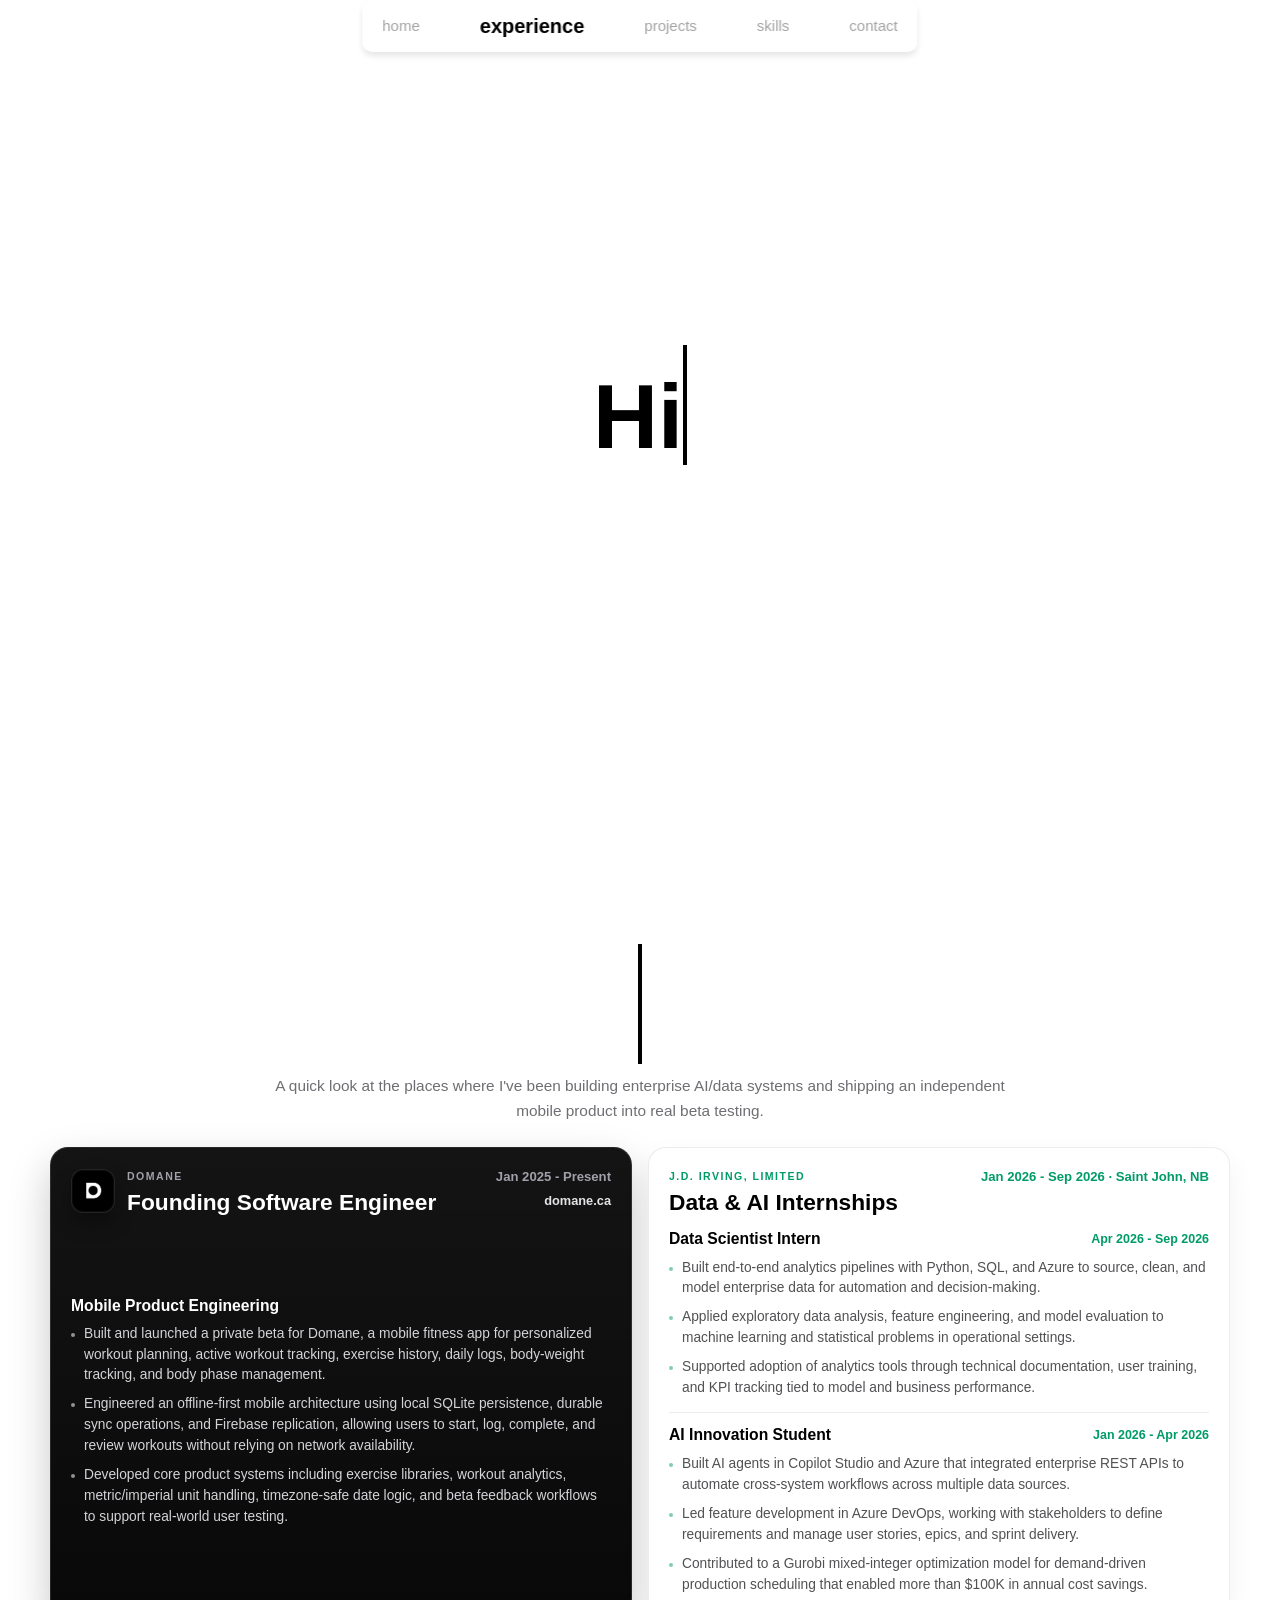
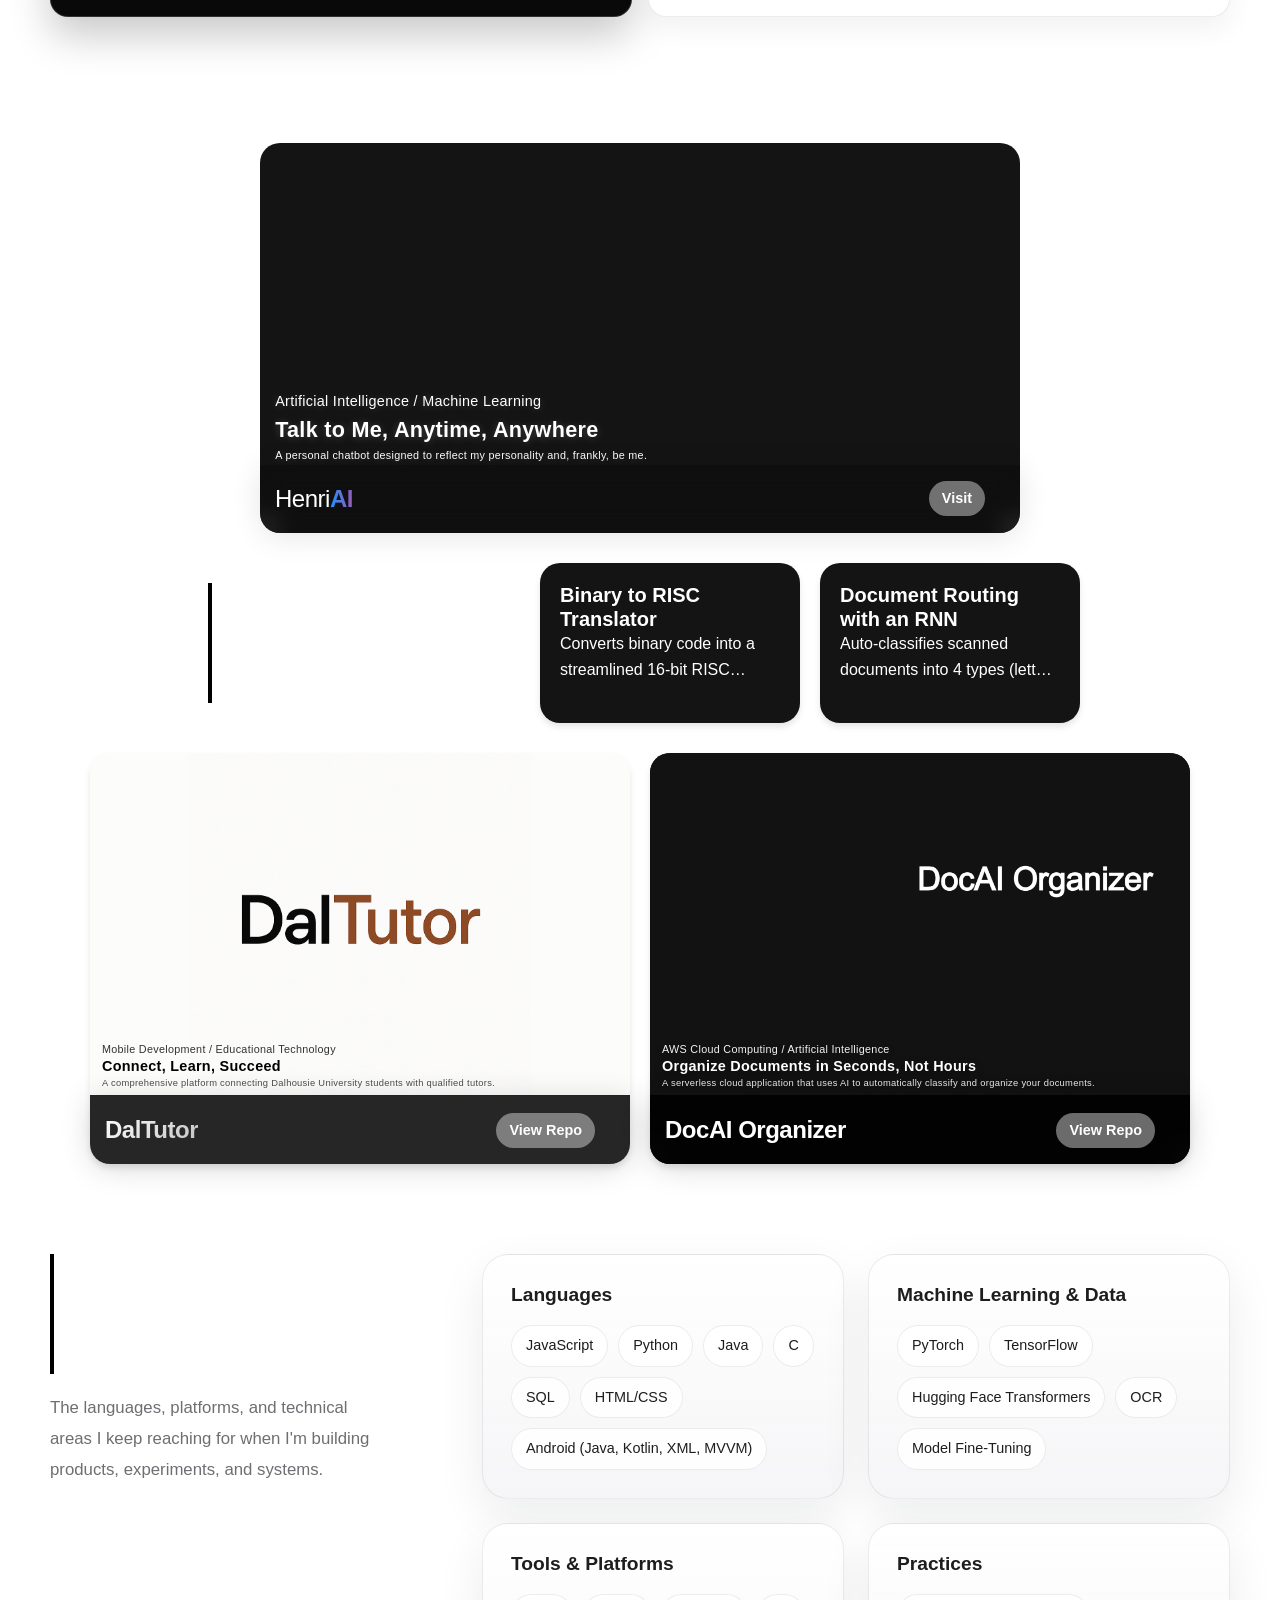
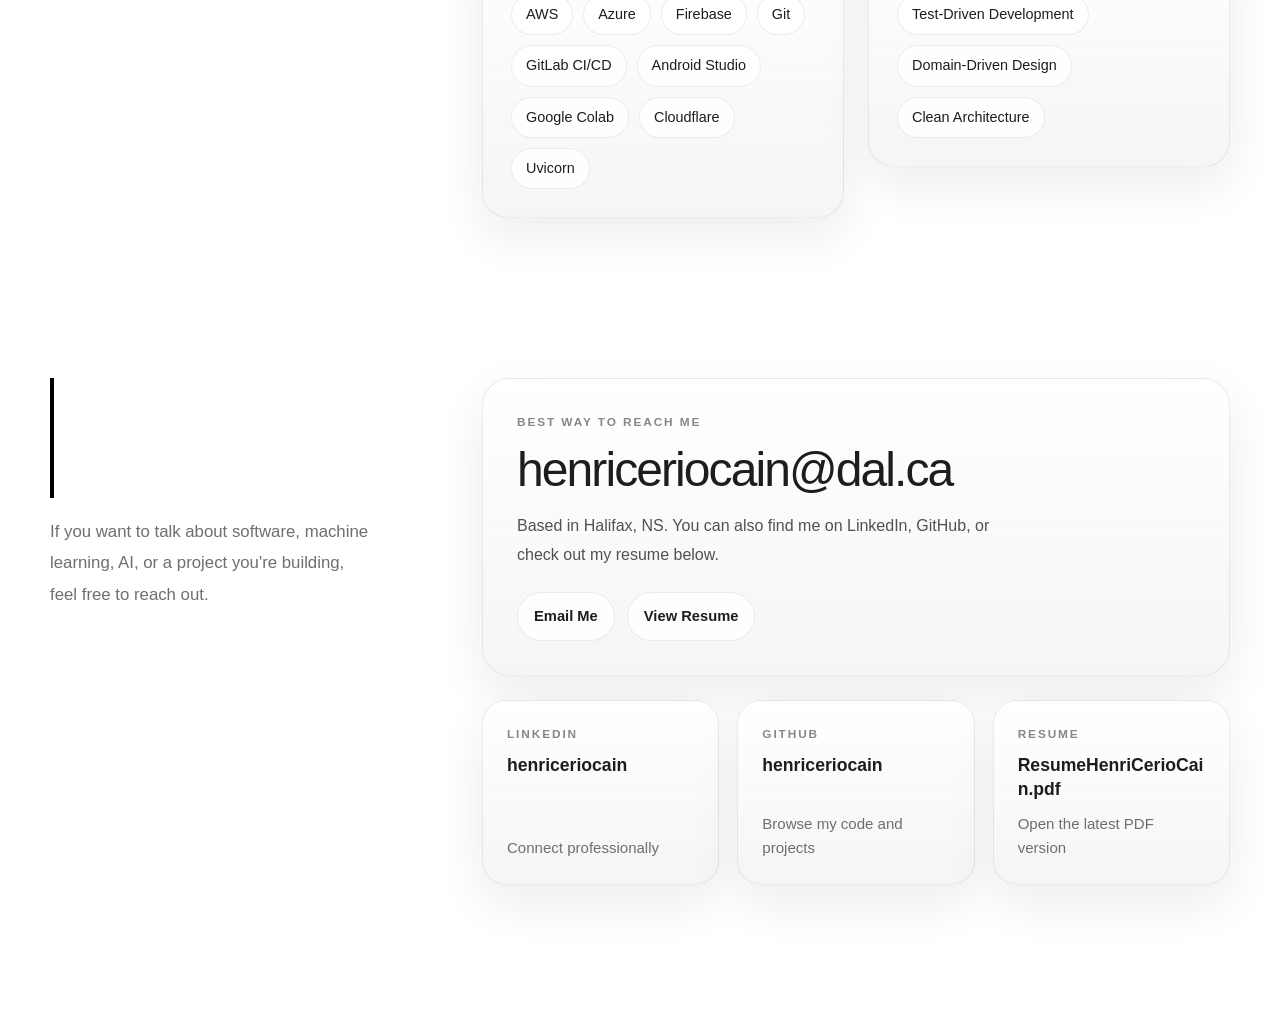
<file: index.html>
<!DOCTYPE html>
<html lang="en">
  <head>
    <meta charset="UTF-8" />
    <meta name="viewport" content="width=device-width, initial-scale=1.0"/>
    <title>hnricriocnprtfo</title>
    <link rel="stylesheet" href="styles.css"/>

    <!-- ======================================
          FAVICONS
    ====================================== -->
    <link rel="apple-touch-icon" sizes="180x180" href="favicons/apple-touch-icon.png">
    <link rel="icon" type="image/png" sizes="32x32" href="favicons/favicon-32x32.png">
    <link rel="icon" type="image/png" sizes="16x16" href="favicons/favicon-16x16.png">
    <link rel="icon" type="image/png" sizes="192x192" href="favicons/android-chrome-192x192.png">
    <link rel="icon" type="image/png" sizes="512x512" href="favicons/android-chrome-512x512.png">
    <link rel="icon" type="image/x-icon" href="favicons/favicon.ico">
  </head>
  
  <body>
    <!-- ======================================
          NAVIGATION BAR
    ====================================== -->
    <nav class="navbar">
      <a href="#home">home</a>
      <a href="#experience">experience</a>
      <a href="#projects">projects</a>
      <a href="#skills">skills</a>
      <a href="#contact">contact</a>
    </nav>

    <!-- ======================================
          HOME SECTION
    ====================================== -->
    <div class="sway-element">
      <section id="home" class="hidden">
        <h1 id="typingTarget" class="hidden" aria-live="polite"></h1>
        <p class="home-intro">
          I'm a Computer Science student at Dalhousie who loves building software and gets really excited about machine learning and AI!
        </p>
      </section>
    </div>

    <!-- ======================================
          EXPERIENCE SECTION
    ====================================== -->
    <section id="experience" class="sway-element">
      <div class="experience-shell">
        <div class="experience-heading">
          <h2 id="experienceTypingTarget" class="hidden" aria-live="polite"></h2>
          <p class="experience-copy hidden">
            A quick look at the places where I've been building enterprise AI/data systems and shipping an independent mobile product into real beta testing.
          </p>
        </div>

        <div class="experience-timeline" aria-label="Work experience timeline">
          <article class="experience-item experience-item-domane is-current hidden">
            <div class="experience-card experience-card-company experience-card-domane">
              <div class="experience-company-header">
                <div class="experience-company-main">
                  <a class="experience-logo-link" href="https://domane.ca/" target="_blank" rel="noopener noreferrer" aria-label="Visit Domane website">
                    <img class="experience-logo" src="Domane/domaneIcon.png" alt="Domane logo" loading="lazy" />
                  </a>
                  <div>
                    <p class="experience-company">Domane</p>
                    <h3>Founding Software Engineer</h3>
                  </div>
                </div>
                <div class="experience-meta-stack">
                  <p class="experience-company-meta">Jan 2025 - Present</p>
                  <a class="experience-site-link" href="https://domane.ca/" target="_blank" rel="noopener noreferrer">domane.ca</a>
                </div>
              </div>

              <div class="experience-role-list" aria-label="Domane product engineering work">
                <div class="experience-role">
                  <div class="experience-role-top">
                    <h4>Mobile Product Engineering</h4>
                  </div>

                  <ul class="experience-points">
                    <li>Built and launched a private beta for Domane, a mobile fitness app for personalized workout planning, active workout tracking, exercise history, daily logs, body-weight tracking, and body phase management.</li>
                    <li>Engineered an offline-first mobile architecture using local SQLite persistence, durable sync operations, and Firebase replication, allowing users to start, log, complete, and review workouts without relying on network availability.</li>
                    <li>Developed core product systems including exercise libraries, workout analytics, metric/imperial unit handling, timezone-safe date logic, and beta feedback workflows to support real-world user testing.</li>
                  </ul>
                </div>
              </div>
            </div>
          </article>

          <article class="experience-item is-current hidden">
            <div class="experience-card experience-card-company">
              <div class="experience-company-header">
                <div>
                  <p class="experience-company">J.D. Irving, Limited</p>
                  <h3>Data &amp; AI Internships</h3>
                </div>
                <p class="experience-company-meta">Jan 2026 - Sep 2026 · Saint John, NB</p>
              </div>

              <div class="experience-role-list" aria-label="Roles at J.D. Irving, Limited">
                <div class="experience-role">
                  <div class="experience-role-top">
                    <h4>Data Scientist Intern</h4>
                    <span class="experience-role-date">Apr 2026 - Sep 2026</span>
                  </div>

                  <ul class="experience-points">
                    <li>Built end-to-end analytics pipelines with Python, SQL, and Azure to source, clean, and model enterprise data for automation and decision-making.</li>
                    <li>Applied exploratory data analysis, feature engineering, and model evaluation to machine learning and statistical problems in operational settings.</li>
                    <li>Supported adoption of analytics tools through technical documentation, user training, and KPI tracking tied to model and business performance.</li>
                  </ul>
                </div>

                <div class="experience-role">
                  <div class="experience-role-top">
                    <h4>AI Innovation Student</h4>
                    <span class="experience-role-date">Jan 2026 - Apr 2026</span>
                  </div>

                  <ul class="experience-points">
                    <li>Built AI agents in Copilot Studio and Azure that integrated enterprise REST APIs to automate cross-system workflows across multiple data sources.</li>
                    <li>Led feature development in Azure DevOps, working with stakeholders to define requirements and manage user stories, epics, and sprint delivery.</li>
                    <li>Contributed to a Gurobi mixed-integer optimization model for demand-driven production scheduling that enabled more than $100K in annual cost savings.</li>
                  </ul>
                </div>
              </div>
            </div>
          </article>
        </div>
      </div>
    </section>

    <!-- ======================================
          PROJECTS SECTION
    ====================================== -->
    <section id="projects" class="sway-element">
      <div class="projects-container">
        <div class="projects-cards">

          <!-- TOP ROW - HENRI.AI -->
          <div class="projects-top-row hidden">
            <div class="card2" data-project="henriai">
              <div class="henriAI-container">
                <div class="henriAI-top">
                  <video autoplay loop muted playsinline>
                    <source src="Henri.AI/Henri AI Backdrop.mp4" type="video/mp4">
                    Your browser does not support the video tag.
                  </video>
                  <div class="text-overlay">
                    <p id="top-text" class="glass-text">Artificial Intelligence / Machine Learning</p>
                    <h1 class="glass-text">Talk to Me, Anytime, Anywhere</h1>
                    <p id="bottom-text" class="glass-text">A personal chatbot designed to reflect my personality and, frankly, be me.</p>
                  </div>
                </div>

                <!-- Bottom Label -->
                <div class="henriAI-bottom">
                  <div class="brand-title">
                      Henri<span class="ai-highlight">AI</span>
                  </div>
                  <a href="https://henriai.ca" target="_blank" rel="noopener noreferrer" style="text-decoration: none;">
                    <div id="visit-button">Visit</div>
                  </a>
                </div>

              </div>

              <div class="card2-hiddencontent">
                <div>
                  <h4>Demo</h4>
                  <div style="position: relative; padding-bottom: 56.25%; height: 0; overflow: hidden; max-width: 100%; background: #000; border-radius: 10px; margin-bottom: 30px;">
                    <iframe src="https://www.youtube.com/embed/qJVztigMnhM"
                            style="position: absolute; top: 0; left: 0; width: 100%; height: 100%; border: 0;"
                            allow="accelerometer; autoplay; clipboard-write; encrypted-media; gyroscope; picture-in-picture"
                            allowfullscreen>
                    </iframe>
                  </div>
                </div>
                <div>
                  <h4>Overview</h4>
                  <p>
                    HenriAI is a fine-tuned conversational model built on <b>GPT-J-6B</b> using <b>QLoRA</b> (4-bit NF4, double quantization) with <b>LoRA</b> adapters on attention and MLP modules. Training uses a curated Q&amp;A/instruction dataset tokenized to <b>512</b> tokens, <b>batch size 28</b>, <b>5 epochs</b>, <b>AdamW + cosine decay</b>, gradient accumulation, and gradient checkpointing; adapters are checkpointed each epoch for A/B selection and rollback. Inference loads the 4-bit base plus adapters via <b>PEFT</b> and serves a <b>FastAPI/Uvicorn</b> API with <b>/generate</b>, <b>/auth</b>, and <b>/healthz</b>; generation supports temperature/top-p and returns latency. Security and integration include <b>server-side password</b>, <b>CORS allowlist</b> to production domains, and exposure to the website via a <b>Cloudflare tunnel</b> with a runtime-injected API URL. Stack: PyTorch, Transformers, PEFT, BitsAndBytes, Accelerate, FastAPI, Uvicorn, Cloudflared, Colab A100.
                  </p>
                </div>
                <div>
                  <h4>Technical Highlights</h4>
                  <p>• <b>QLoRA</b> fine-tune of <b>GPT-J-6B</b> (4-bit <b>NF4</b> + double quant) with <b>LoRA</b> adapters across attention and MLP layers.</p>
                  <p>• Standardized <b>Q&amp;A/instruction data pipeline</b> at <b>512-token</b> context for supervised causal training.</p>
                  <p>• Training regime: <b>AdamW</b> with <b>cosine schedule</b>, <b>gradient checkpointing/accumulation</b> for single-GPU efficiency.</p>
                  <p>• Versioned <b>LoRA adapter artifacts</b> enabling <b>A/B model selection</b> and rapid rollback.</p>
                  <p>• Production inference API (<b>FastAPI</b>): <b>/generate</b> with temperature/top-p controls, <b>/healthz</b>; low-latency <b>FP16/AMP</b> decoding.</p>
                  <p>• Security &amp; integration: <b>server-side auth</b>, strict <b>CORS allowlist</b>, <b>Cloudflare tunnel</b> powering live calls from henriai.ca.</p>
                </div>
                <div>
                  <h4>Features</h4>
                  <p>• Fine-tuned <b>GPT-J-6B</b> via <b>QLoRA</b> (4-bit <b>NF4</b>, <b>LoRA</b> on attention + MLP) for conversational Q&amp;A.</p>
                  <p>• <b>512-token</b> context encoding with standardized <b>Question/Answer</b> prompt template.</p>
                  <p>• <b>/generate</b> API with <b>max_new_tokens</b>, <b>temperature</b>, and <b>top_p</b> controls; returns response + <b>latency</b>.</p>
                  <p>• Mixed-precision (<b>FP16/AMP</b>) decoding with <b>caching</b> for low-latency inference.</p>
                  <p>• Versioned <b>LoRA adapters</b> (per-epoch) for <b>A/B selection</b> and instant rollback.</p>
                  <p>• Health &amp; auth endpoints: <b>/healthz</b> and <b>/auth</b> (server-side secret).</p>
                  <p>• Strict <b>CORS allowlist</b> to production domains; no client-side secret exposure.</p>
                  <p>• Public access via <b>Cloudflare tunnel</b>; runtime API base injected into the frontend (<b>window.COLAB_API_URL</b>).</p>
                </div>
                <div>
                  <h4>Repository</h4>
                  <p>
                    <a href="https://github.com/henriceriocain/HenriAI" class="repo_link" target="_blank" rel="noopener noreferrer">Press on me!</a>
                  </p>
                </div>
              </div>
            </div>
          </div>

          <!-- MIDDLE ROW - TITLE + MINI PROJECTS -->
          <div class="projects-middle-row hidden">
            <div class="projects-title">
              <h2 id="projectsTypingTarget" aria-live="polite"></h2>
            </div>
            <div class="projects-middle-cards">
              <!-- BINARY TRANSLATOR CARD -->
              <div class="card binaryTranslator-card" data-project="binary-translator">
                <div class="card-header">
                  <h2>Binary to RISC Translator</h2>
                  <p class="brief-description">
                    Converts binary code into a streamlined 16-bit RISC instruction set for improved efficiency in embedded systems.
                  </p>
                </div>
                <div class="card-content hidden-content">
                  <div class="detailed-overview">
                    <h4>Overview</h4>
                    <p>
                      Cachexx is a binary-to-16-bit RISC instruction set conversion tool. It streamlines data processing for embedded systems by translating binary code into a simplified RISC format, demonstrating low-level programming and instruction set design skills.
                    </p>
                  </div>
                  <div>
                    <h4>Technical Highlights</h4>
                    <p><b>Binary to RISC Conversion:</b> Creates compact, 16-bit RISC instructions.</p>
                    <p><b>Custom Opcode Mapping:</b> Optimizes processing speed and memory usage.</p>
                    <p><b>Memory Efficiency:</b> Ideal for resource-constrained systems.</p>
                  </div>
                  <div>
                    <h4>Repository</h4>
                    <p>
                      <a href="https://github.com/henriceriocain/Binary_Translator"
                         class="repo_link"
                         target="_blank"
                         rel="noopener noreferrer">
                        Press on me!
                      </a>
                    </p>
                  </div>
                </div>
              </div>

              <!-- DOCUMENT ROUTING RNN CARD -->
              <div class="card documentRouting-card" data-project="document-routing-rnn">
                <div class="card-header">
                  <h2>Document Routing with an RNN</h2>
                  <p class="brief-description">
                    Auto-classifies scanned documents into 4 types (letter, form, email, invoice) using OCR and BiLSTM neural networks for intelligent document routing.
                  </p>
                </div>
                <div class="card-content hidden-content">
                  <div class="detailed-overview">
                    <h4>Overview</h4>
                    <p>
                      A document classification system that mirrors real-world document routing workflows used in title and escrow processing. The system leverages OCR to extract text from scanned images, then employs a Bidirectional LSTM (BiLSTM) recurrent neural network to analyze word sequences and classify documents into four categories: letters, forms, emails, and invoices. Built on the RVL-CDIP dataset, this text-only approach demonstrates how sequential models can understand document structure through natural language patterns.
                    </p>
                  </div>
                  <div>
                    <h4>Technical Highlights</h4>
                    <p><b>OCR Pipeline:</b> Pytesseract (Tesseract wrapper) integration converts scanned images to text, preserving document structure through sequential word order.</p>
                    <p><b>BiLSTM Architecture:</b> Bidirectional LSTM (128 hidden units) reads text both forward and backward to capture contextual relationships in document headers, lines, and signatures.</p>
                    <p><b>Text Processing Pipeline:</b> Keras TextVectorization layer with 20K vocabulary, 300-token sequences, and padding/truncation for consistent input dimensions across all documents.</p>
                    <p><b>Training Pipeline:</b> 4000 training samples across 4 balanced classes, 3 epochs with AdamW optimizer, achieving ~83% test accuracy on 476 validation samples.</p>
                    <p><b>Real-Time Prediction:</b> predict_image() function accepts unseen scanned pages, performs OCR + tokenization, and returns class + confidence scores for production deployment.</p>
                    <p><b>Production-Ready Dataset:</b> RVL-CDIP streaming from Hugging Face with per-class sampling (1000 train, 120 test per category) for balanced model performance.</p>
                  </div>
                  <div>
                    <h4>Features</h4>
                    <p><b>Multi-Class Classification:</b> Accurately distinguishes between 4 document types with softmax activation for probabilistic predictions.</p>
                    <p><b>RNN-Based Understanding:</b> BiLSTM captures sequential patterns in document text, understanding context that simple bag-of-words models miss.</p>
                    <p><b>Real-World Dataset:</b> Trained on RVL-CDIP, a public dataset of real scanned documents, ensuring practical applicability.</p>
                    <p><b>Inference API:</b> predict_image() function accepts PIL images, performs OCR, tokenization, and returns class prediction with confidence scores.</p>
                    <p><b>Validation Metrics:</b> Comprehensive evaluation with accuracy tracking, confusion matrix support for error analysis.</p>
                  </div>
                  <div>
                    <h4>Why RNN/Text-Only?</h4>
                    <p>
                      OCR extracts structured text that LSTMs can process sequentially, capturing document flow (headers → body → signatures). This text-only approach keeps the model simple and interpretable without requiring complex computer vision transformers, while still achieving strong classification performance by leveraging the inherent sequential nature of document content.
                    </p>
                  </div>
                  <div>
                    <h4>Repository</h4>
                    <p>
                      <a href="https://github.com/henriceriocain/Document_Classifier_RNN"
                         class="repo_link"
                         target="_blank"
                         rel="noopener noreferrer">
                        Press on me!
                      </a>
                    </p>
                  </div>
                </div>
              </div>
            </div>
          </div>

          <!-- BOTTOM ROW - DALTUTOR + DOCAI -->
          <div class="projects-bottom-row hidden">
            <div class="card4" data-project="daltutor">
              <div class="daltutor-container">
                <div class="daltutor-top">
                  <div class="daltutor-background-image"></div>
                </div>

                <div class="text-overlay daltutor-text-overlay">
                  <p id="daltutor-top-text" class="daltutor-glass-text">Mobile Development / Educational Technology</p>
                  <h1 class="daltutor-glass-text">Connect, Learn, Succeed</h1>
                  <p id="daltutor-bottom-text" class="daltutor-glass-text">A comprehensive platform connecting Dalhousie University students with qualified tutors.</p>
                </div>

                <!-- Bottom Label -->
                <div class="daltutor-bottom">
                  <div class="brand-title">
                      <span class="daltutor-highlight">DalTutor</span>
                  </div>
                  <a href="https://github.com/henriceriocain/DalTutor" target="_blank" rel="noopener noreferrer" style="text-decoration: none;">
                    <div id="daltutor-visit-button">View Repo</div>
                  </a>
                </div>
              </div>

              <div class="card4-hiddencontent">
                <div>
                  <h4>Demo</h4>
                  <div style="position: relative; padding-bottom: 56.25%; height: 0; overflow: hidden; max-width: 100%; background: #000; border-radius: 10px; margin-bottom: 30px;">
                    <iframe src="https://www.youtube.com/embed/n2emaKglyhY?si=2HFNXs-A-Tab5qnR"
                            style="position: absolute; top: 0; left: 0; width: 100%; height: 100%; border: 0;"
                            allow="accelerometer; autoplay; clipboard-write; encrypted-media; gyroscope; picture-in-picture"
                            allowfullscreen>
                    </iframe>
                  </div>
                </div>
                <!-- App Store-style preview carousel -->
                <div class="daltutor-previews" role="region" aria-label="DalTutor app previews">
                  <img src="DalTutor/Preview1.png" alt="DalTutor app preview 1" loading="lazy" />
                  <img src="DalTutor/Preview2.png" alt="DalTutor app preview 2" loading="lazy" />
                  <img src="DalTutor/Preview3.png" alt="DalTutor app preview 3" loading="lazy" />
                </div>
                <div>
                  <h4>Why DalTutor?</h4>
                  <p>University students often struggle to find qualified tutors who understand their specific coursework and learning needs. Existing tutoring platforms lack university-specific features and fail to build trust between students and tutors. We created DalTutor to solve these problems by providing a dedicated platform for Dalhousie University students to connect with verified peer tutors.</p>
                </div>
                <div>
                  <h4>Overview</h4>
                  <p>
                    This app is a simple hub that connects students and tutors for on‑campus learning. Students can find the right help by searching for tutorials or tutors by topic, location, fee, degree, or rating, or by browsing a Google Maps view of campus buildings to see what’s happening nearby. Tapping a result opens clear details—time, place, description, capacity, and tutor info—so students can register quickly for free or paid sessions, with integrated payment processing for paid bookings. Tutors can turn on “Tutor Tools” in their profile to post and manage their own tutorials, set the schedule, location and capacity, and see who’s registered. A Community tab lets everyone start threads, reply, and star useful posts, making it easy to share tips and ask questions. Profiles and reviews help students choose confidently, while notifications keep users up to date on registrations and community activity.
                  </p>
                </div>
                <div>
                  <h4>Key Features</h4>
                  <ul class="feature-list">
                    <li><b>Find Tutorials Fast:</b> Search by topic, fee, location, degree, or rating—or browse the campus map.</li>
                    <li><b>One‑Tap Registration:</b> Sign up in seconds; integrated PayPal handles paid sessions smoothly.</li>
                    <li><b>Tutor Tools:</b> Post tutorials with schedule, capacity, fee, and on‑campus location selection.</li>
                    <li><b>Live Availability:</b> See spots left and get real‑time updates as sessions fill.</li>
                    <li><b>Community Threads:</b> Ask questions, share tips, reply, and star helpful posts.</li>
                    <li><b>Profiles &amp; Reviews:</b> View tutor bios, ratings, and recent reviews to choose confidently.</li>
                    <li><b>Smart Notifications:</b> Stay on top of registrations, updates, and community activity.</li>
                    <li><b>Campus Map View:</b> Pins highlight buildings with upcoming sessions; jump straight to location lists.</li>
                  </ul>
                </div>
                <div>
                  <h4>Technical Highlights</h4>
                  <ul class="tech-list">
                    <li><b>Location‑Based Discovery (Google Maps SDK):</b> 19 curated DAL buildings, placeId‑based marker grouping, and deep links to location‑specific sessions.</li>
                    <li><b>Faceted Search (MVVM, 6 ViewModels):</b> Topic/location/fee/degree/rating filters with RecyclerView adapter swap for Tutors vs Tutorials and client‑side filtering over cached RTDB snapshots.</li>
                    <li><b>In‑App Payments (PayPal SDK, sandbox):</b> Seamless free/paid registration flow with robust UI state and error handling.</li>
                    <li><b>Realtime UX (Firebase + FCM):</b> ValueEventListener‑driven capacity/listing updates, unified notifications across 2 RTDB nodes with a 99+ unread badge, plus FCM push (NotificationChannel, deep links).</li>
                    <li><b>Data Consistency &amp; Access Control:</b> Atomic multi‑path writes for replies/stars (O(1) write batch), author‑only edits, timestamp‑indexed reads, and guardrails for Tutor Tools (can’t disable with upcoming sessions).</li>
                  </ul>
                </div>
                <div>
                  <h4>Background</h4>
                  <p>
                    Developed as a collaborative team project showcasing agile development practices and comprehensive feature implementation. Successfully delivered 10+ major user stories including payment integration, location services, and role-based functionality. It began as a group project for my CSCI 3130 Software Engineering course; however, due to technical debt, it was incomplete. I then took initiative to deliver a complete overhaul of the application—end‑to‑end—refactoring the architecture and data model, rebuilding core user flows, paying down technical debt, and adding extensive features, performance improvements, and production‑ready polish.
                  </p>
                </div>
              </div>
            </div>

            <div class="card5" data-project="docai">
              <div class="docai-container">
                <div class="docai-top">
                  <div class="docai-background-image"></div>
                </div>

                <div class="text-overlay docai-text-overlay">
                  <p id="docai-top-text" class="docai-glass-text">AWS Cloud Computing / Artificial Intelligence</p>
                  <h1 class="docai-glass-text">Organize Documents in Seconds, Not Hours</h1>
                  <p id="docai-bottom-text" class="docai-glass-text">A serverless cloud application that uses AI to automatically classify and organize your documents.</p>
                </div>

                <!-- Bottom Label -->
                <div class="docai-bottom">
                  <div class="brand-title">
                      DocAI Organizer
                  </div>
                  <a href="https://github.com/henriceriocain/DocAIOrganizer" target="_blank" rel="noopener noreferrer" style="text-decoration: none;">
                    <div id="docai-visit-button">View Repo</div>
                  </a>
                </div>
              </div>

              <div class="card5-hiddencontent">
                <div>
                  <h4>Demo</h4>
                  <div style="position: relative; padding-bottom: 56.25%; height: 0; overflow: hidden; max-width: 100%; background: #000; border-radius: 10px; margin-bottom: 30px;">
                    <iframe src="https://www.youtube.com/embed/kNxrE4lrvOw"
                            style="position: absolute; top: 0; left: 0; width: 100%; height: 100%; border: 0;"
                            allow="accelerometer; autoplay; clipboard-write; encrypted-media; gyroscope; picture-in-picture"
                            allowfullscreen>
                    </iframe>
                  </div>
                </div>
                <div class="docai-report-section">
                  <h4>📄 Full Project Report</h4>
                  <div class="report-card">
                    <div class="report-icon">📋</div>
                    <div class="report-content">
                      <a href="DocAI/DocAIOrganizerReport.pdf" class="repo_link report-title" target="_blank" rel="noopener noreferrer">
                        AWS Cloud Computing Project Report
                      </a>
                      <p class="report-description">
                        Comprehensive 15-page technical report covering serverless architecture design, security implementation (bcrypt, JWT, pre-signed URLs), detailed cost analysis ($1.27/month for 1000 users), deployment strategies, and future evolution roadmap.
                      </p>
                    </div>
                  </div>
                </div>
                <div>
                  <h4>Overview</h4>
                  <p>
                    DocAI Organizer is a serverless cloud application that automates document organization using AI. Built on <b>AWS Lambda, S3, DynamoDB, and API Gateway</b>, it leverages <b>Google Gemini 2.5 Flash</b> to analyze document content and automatically organize files into custom folder structures in <b>under 30 seconds</b>. Users create "conversations" (isolated workspaces) with custom folder trees, upload documents, and let AI handle classification. The system supports in-browser file preview, manual adjustments, and ZIP export with preserved folder hierarchy.
                  </p>
                </div>
                <div>
                  <h4>Technical Highlights</h4>
                  <p>• <b>Serverless Architecture:</b> AWS Lambda (Node.js, 512MB, 30s timeout), API Gateway routing, DynamoDB auto-scaling, S3 with pre-signed URLs.</p>
                  <p>• <b>AI Organization Pipeline:</b> Gemini 2.5 Flash content analysis, JSON response parsing, hallucination validation against folder structure arrays, atomic S3 CopyObject/DeleteObject operations.</p>
                  <p>• <b>Security Implementation:</b> bcrypt password hashing (12 salt rounds), JWT authentication with 7-day expiration, server-side secret validation, private S3 buckets with 5-minute pre-signed URLs.</p>
                  <p>• <b>Export System:</b> Client-side ZIP generation using JSZip, FetchAPI parallel downloads, folder structure preservation from S3 key paths.</p>
                  <p>• <b>Cost Optimization:</b> $0 upfront cost, ~$1.27/month for 1000 users through on-demand pricing, auto-scaling DynamoDB, Lambda cold start handling.</p>
                </div>
                <div>
                  <h4>Key Features</h4>
                  <p>• <b>Custom Folder Structures:</b> Unlimited conversation-based workspaces with independent folder trees and persistent cloud storage.</p>
                  <p>• <b>AI-Powered Classification:</b> Semantic document analysis assigns files to appropriate folders based on content understanding.</p>
                  <p>• <b>Real-Time Organization:</b> Sub-30 second processing with progress updates and responsive UI during AI operations.</p>
                  <p>• <b>Secure Authentication:</b> JWT-based sessions, bcrypt hashing, per-user S3 folder isolation, no credential exposure.</p>
                </div>
              </div>
            </div>
          </div>

        </div>
      </div>
    </section>

    <!-- ======================================
          SKILLS SECTION
    ====================================== -->
    <section id="skills" class="sway-element">
      <div class="skills-shell">
        <div class="skills-title">
          <h2 id="skillsTypingTarget" class="hidden" aria-live="polite"></h2>
          <p class="skills-copy hidden">
            The languages, platforms, and technical areas I keep reaching for when I'm building products, experiments, and systems.
          </p>
        </div>

        <div class="skills-content">
          <div class="skill-section hidden">
            <h2>Languages</h2>
            <div class="skillsContainer">
              <div><h3>JavaScript</h3></div>
              <div><h3>Python</h3></div>
              <div><h3>Java</h3></div>
              <div><h3>C</h3></div>
              <div><h3>SQL</h3></div>
              <div><h3>HTML/CSS</h3></div>
              <div><h3>Android (Java, Kotlin, XML, MVVM)</h3></div>
            </div>
          </div>
          <div class="skill-section hidden">
            <h2>Machine Learning &amp; Data</h2>
            <div class="skillsContainer">
              <div><h3>PyTorch</h3></div>
              <div><h3>TensorFlow</h3></div>
              <div><h3>Hugging Face Transformers</h3></div>
              <div><h3>OCR</h3></div>
              <div><h3>Model Fine-Tuning</h3></div>
            </div>
          </div>
          <div class="skill-section hidden">
            <h2>Tools &amp; Platforms</h2>
            <div class="skillsContainer">
              <div><h3>AWS</h3></div>
              <div><h3>Azure</h3></div>
              <div><h3>Firebase</h3></div>
              <div><h3>Git</h3></div>
              <div><h3>GitLab CI/CD</h3></div>
              <div><h3>Android Studio</h3></div>
              <div><h3>Google Colab</h3></div>
              <div><h3>Cloudflare</h3></div>
              <div><h3>Uvicorn</h3></div>
            </div>
          </div>
          <div class="skill-section hidden">
            <h2>Practices</h2>
            <div class="skillsContainer">
              <div><h3>Test-Driven Development</h3></div>
              <div><h3>Domain-Driven Design</h3></div>
              <div><h3>Clean Architecture</h3></div>
            </div>
          </div>
        </div>

      </div>
    </section>

    <!-- ======================================
          CONTACT SECTION
    ====================================== -->
    <section id="contact" class="sway-element">
      <div class="contact-shell">
        <div class="contact-title">
          <h2 id="contactTypingTarget" class="hidden" aria-live="polite"></h2>
          <p class="contact-copy hidden">
            If you want to talk about software, machine learning, AI, or a project you're building, feel free to reach out.
          </p>
        </div>

        <div class="contact-content">
          <div class="contact-primary hidden">
            <p class="contact-label">Best Way To Reach Me</p>
            <a class="contact-email-link" href="mailto:henriceriocain@dal.ca">henriceriocain@dal.ca</a>
            <p class="contact-note">
              Based in Halifax, NS. You can also find me on LinkedIn, GitHub, or check out my resume below.
            </p>

            <div class="contact-actions">
              <a href="mailto:henriceriocain@dal.ca">Email Me</a>
              <a href="ResumeHenriCerioCain.pdf" target="_blank" rel="noopener noreferrer">View Resume</a>
            </div>
          </div>

          <div class="contact-links">
            <a class="contact-link-card hidden" href="https://www.linkedin.com/in/henriceriocain/" target="_blank" rel="noopener noreferrer">
              <span class="contact-link-label">LinkedIn</span>
              <strong>henriceriocain</strong>
              <span class="contact-link-meta">Connect professionally</span>
            </a>

            <a class="contact-link-card hidden" href="https://github.com/henriceriocain" target="_blank" rel="noopener noreferrer">
              <span class="contact-link-label">GitHub</span>
              <strong>henriceriocain</strong>
              <span class="contact-link-meta">Browse my code and projects</span>
            </a>

            <a class="contact-link-card hidden" href="ResumeHenriCerioCain.pdf" target="_blank" rel="noopener noreferrer">
              <span class="contact-link-label">Resume</span>
              <strong>ResumeHenriCerioCain.pdf</strong>
              <span class="contact-link-meta">Open the latest PDF version</span>
            </a>
          </div>
        </div>
      </div>
    </section>

    <!-- ======================================
          JAVASCRIPT FILE
    ====================================== -->
    <script src="script.js"></script>
  </body>
</html>
</file>
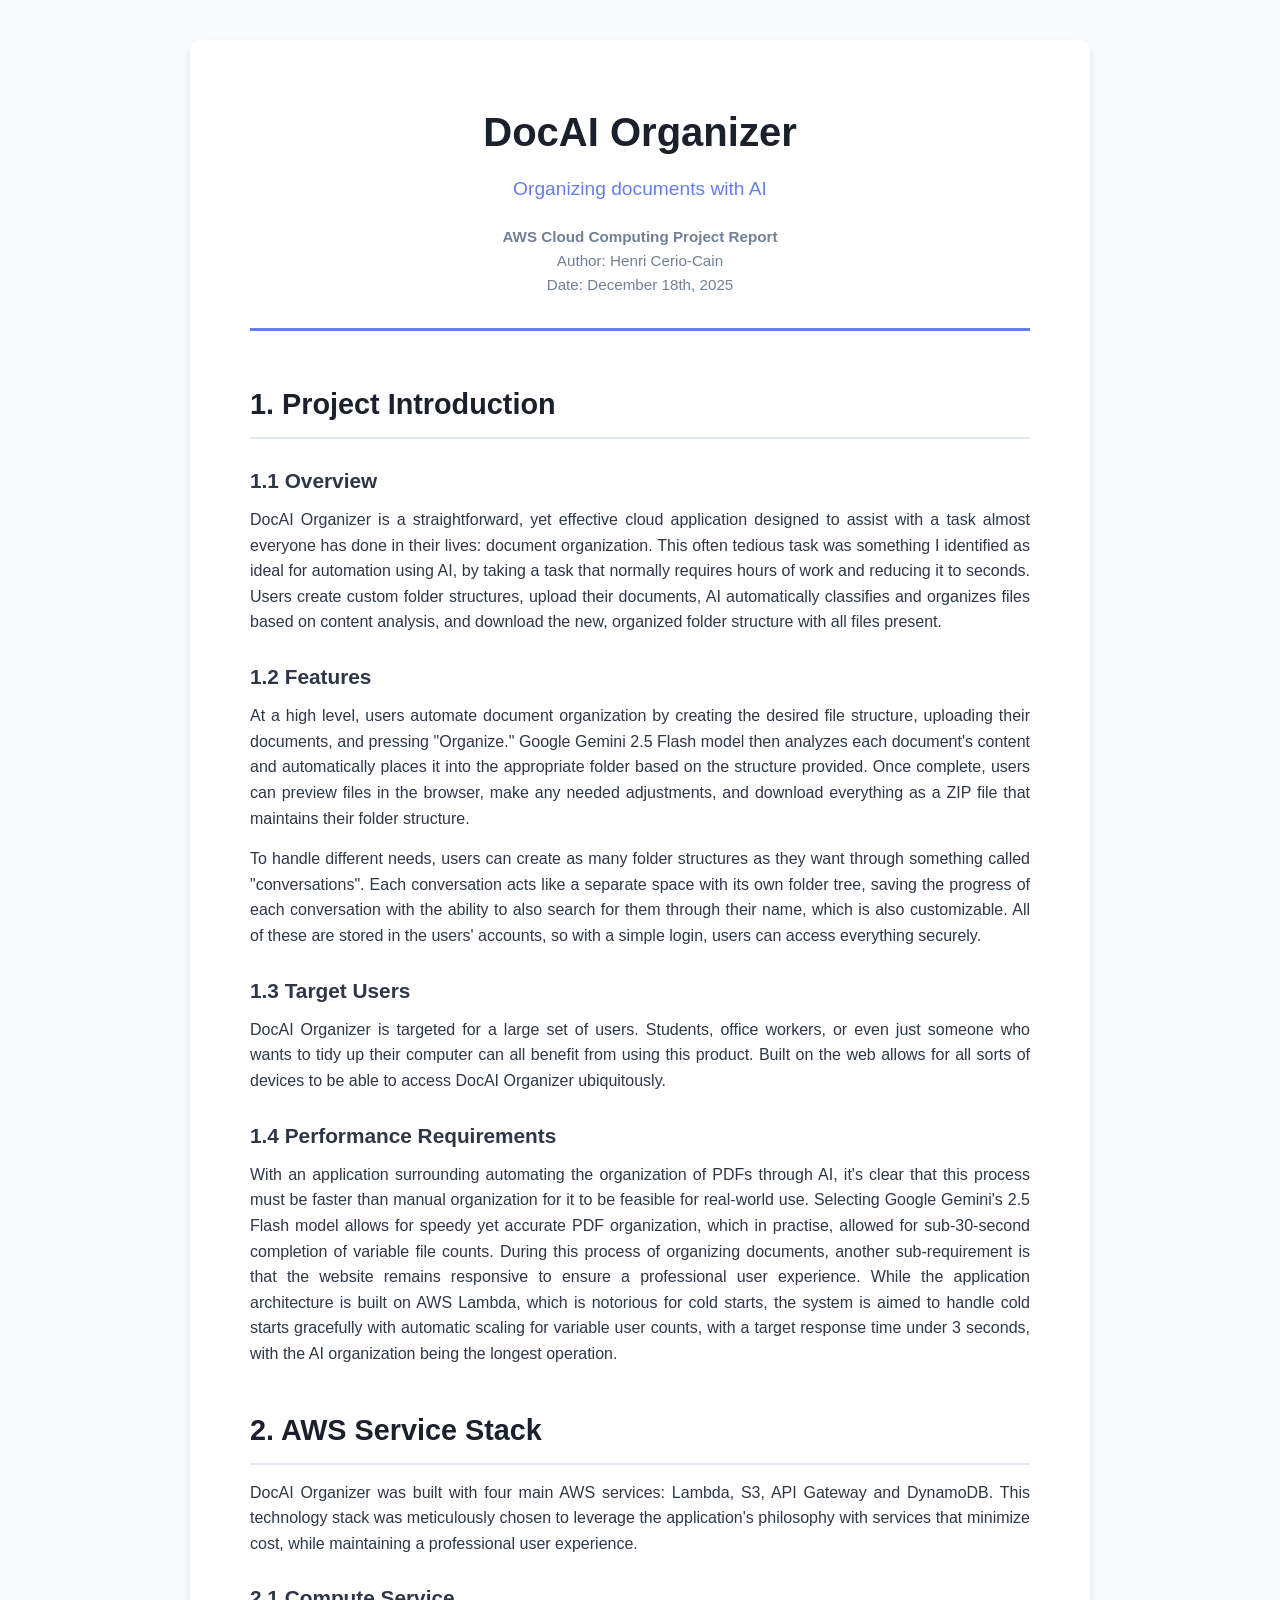
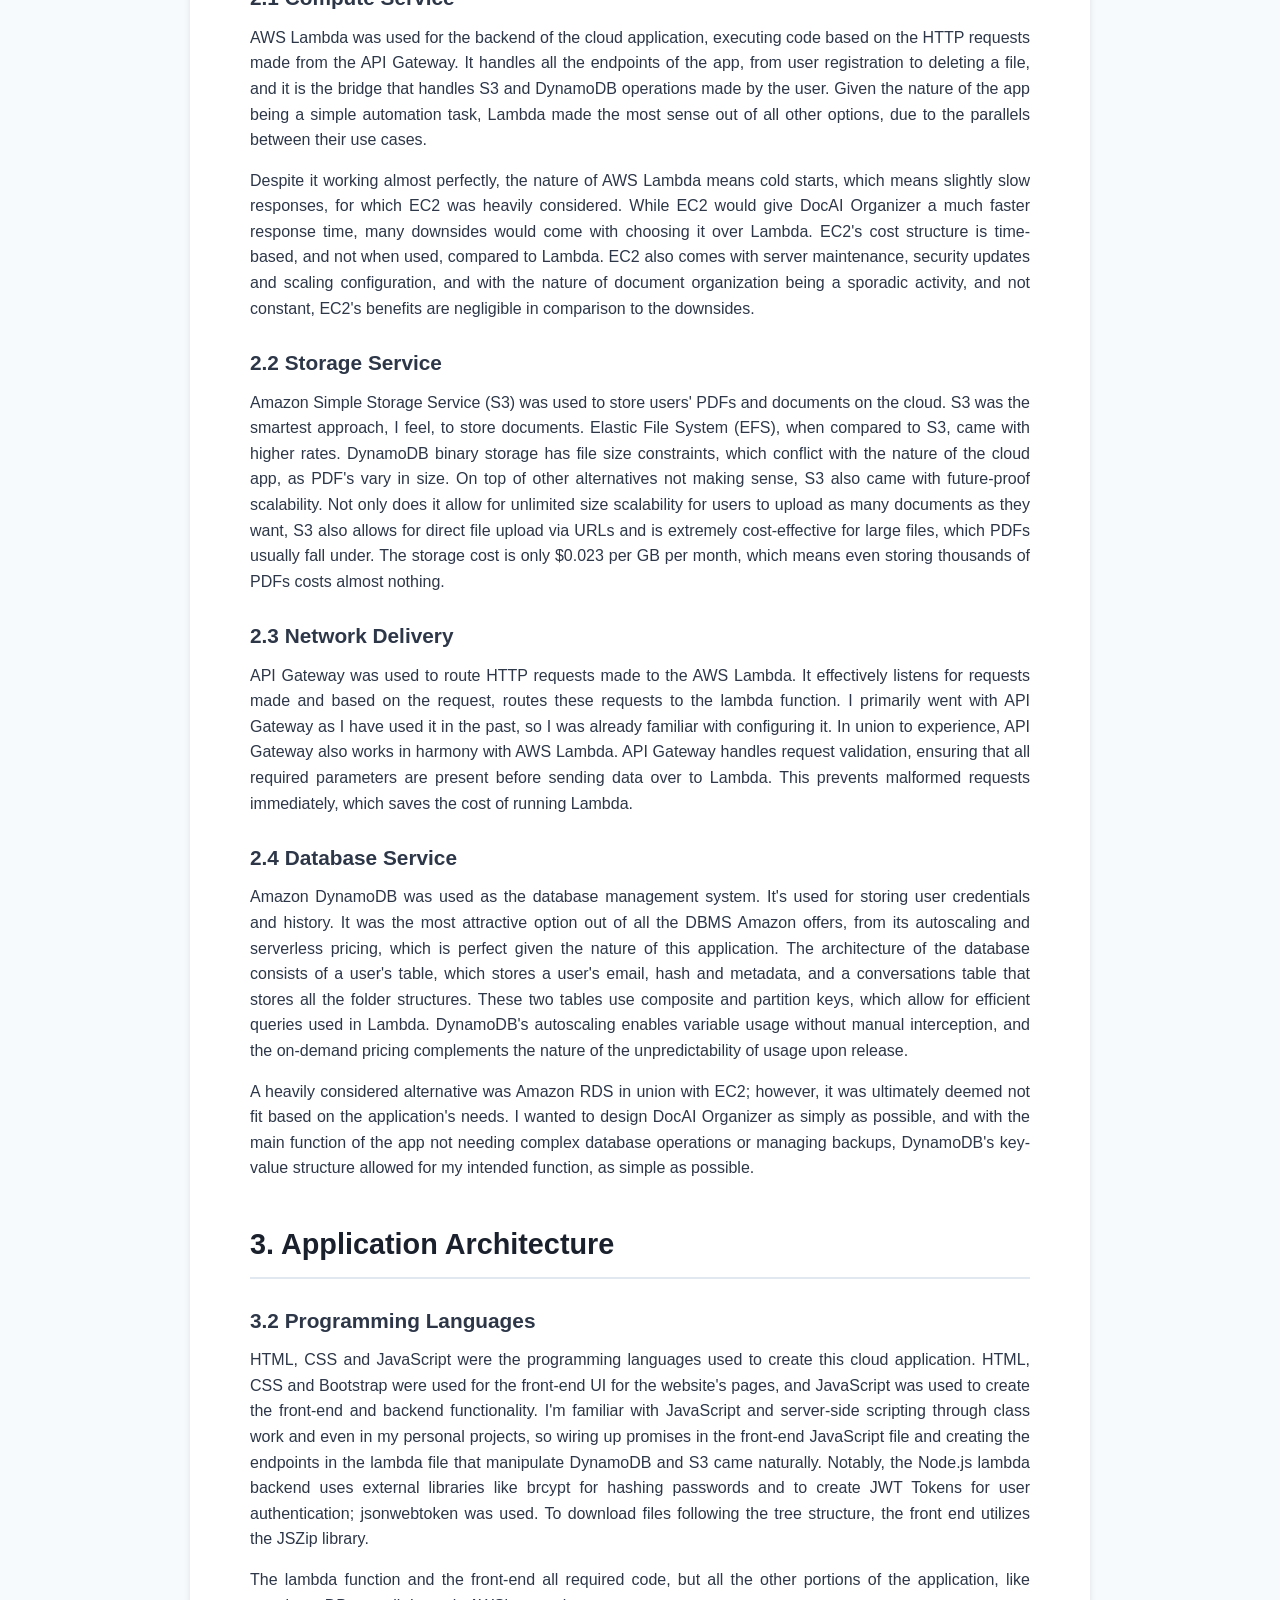
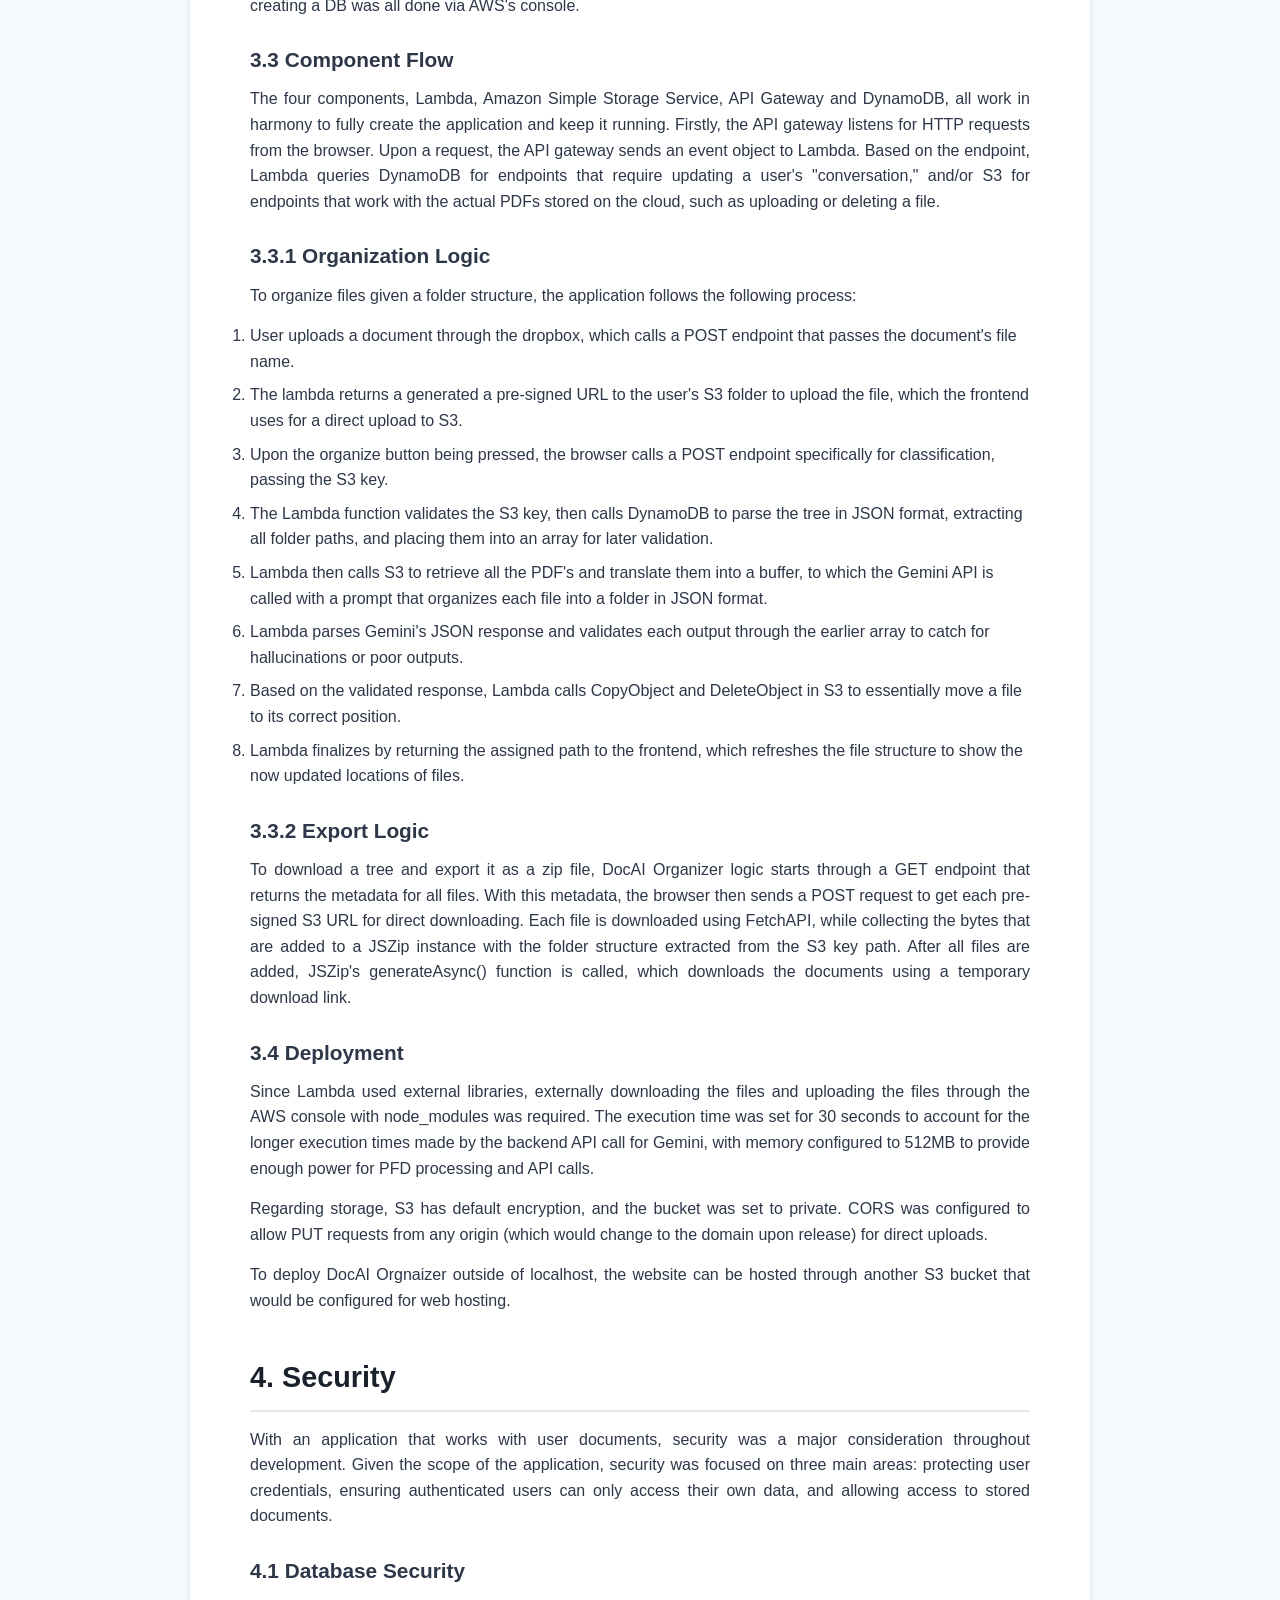
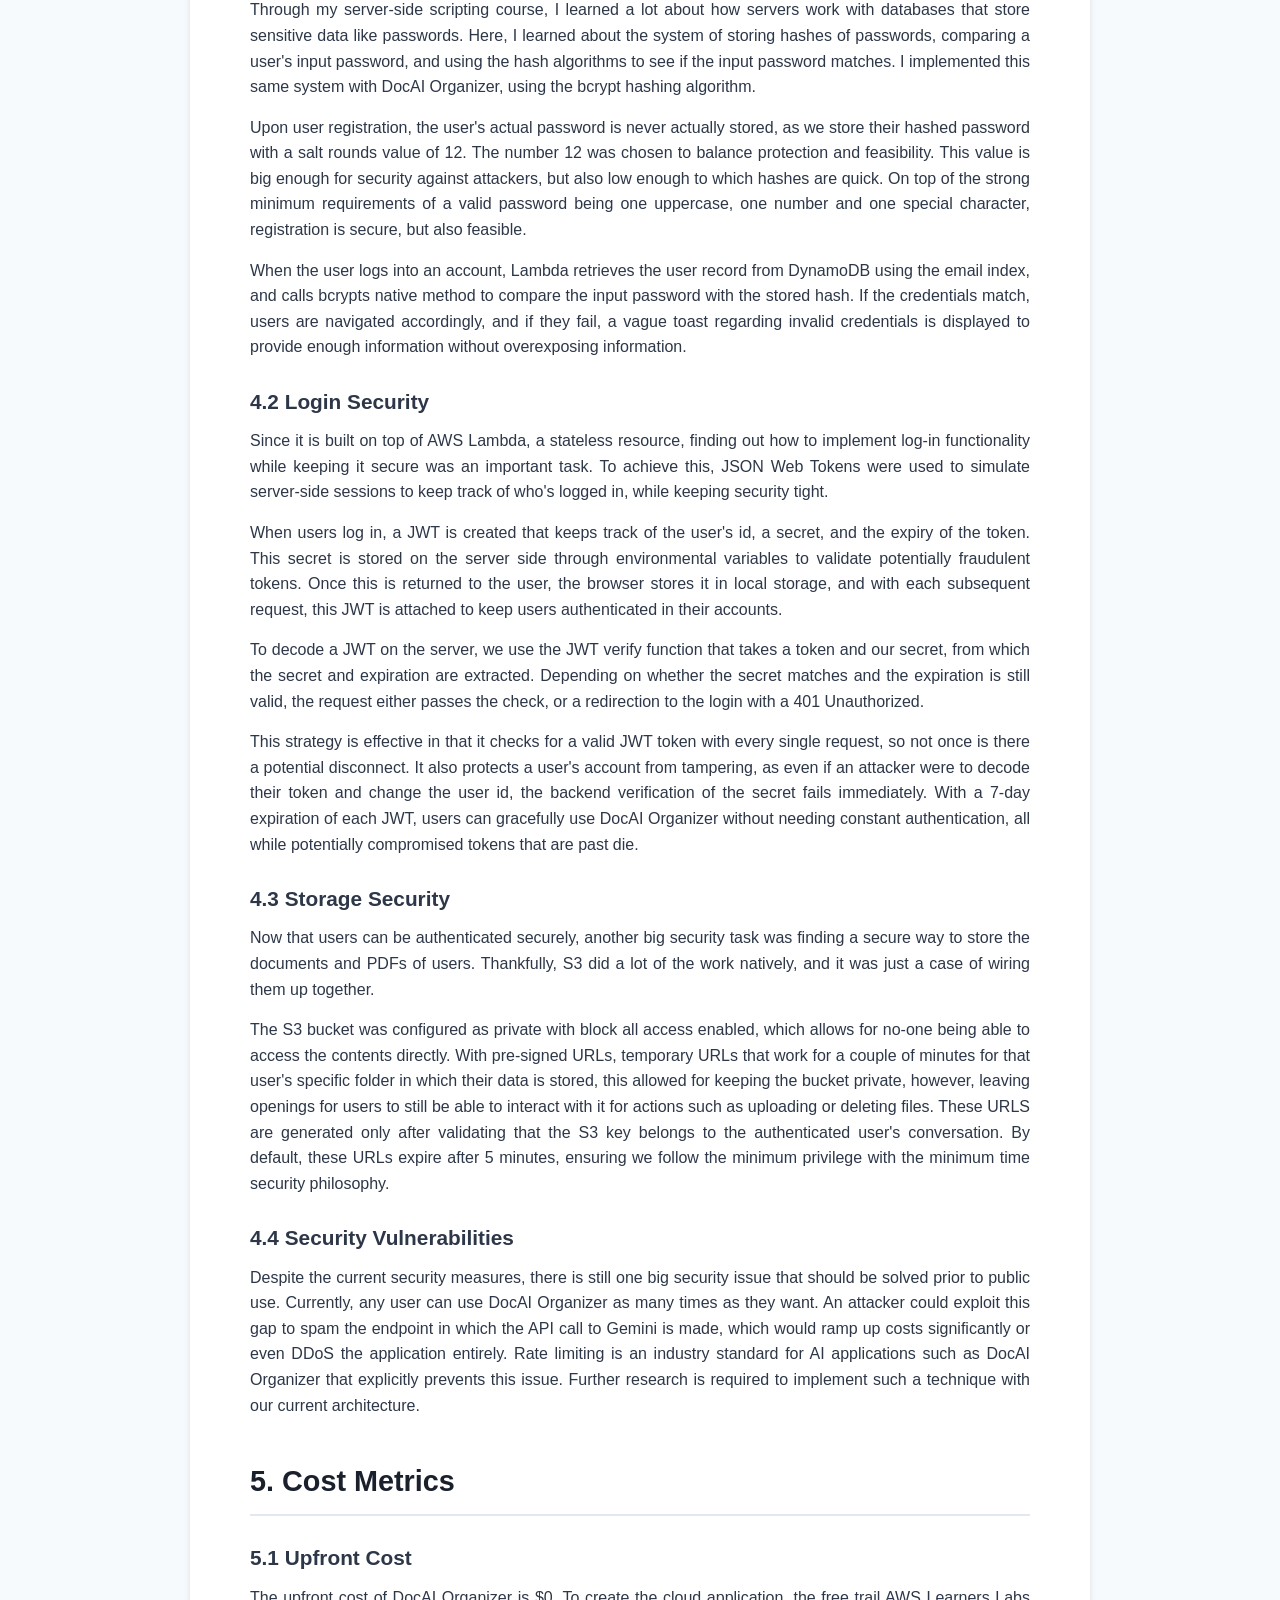
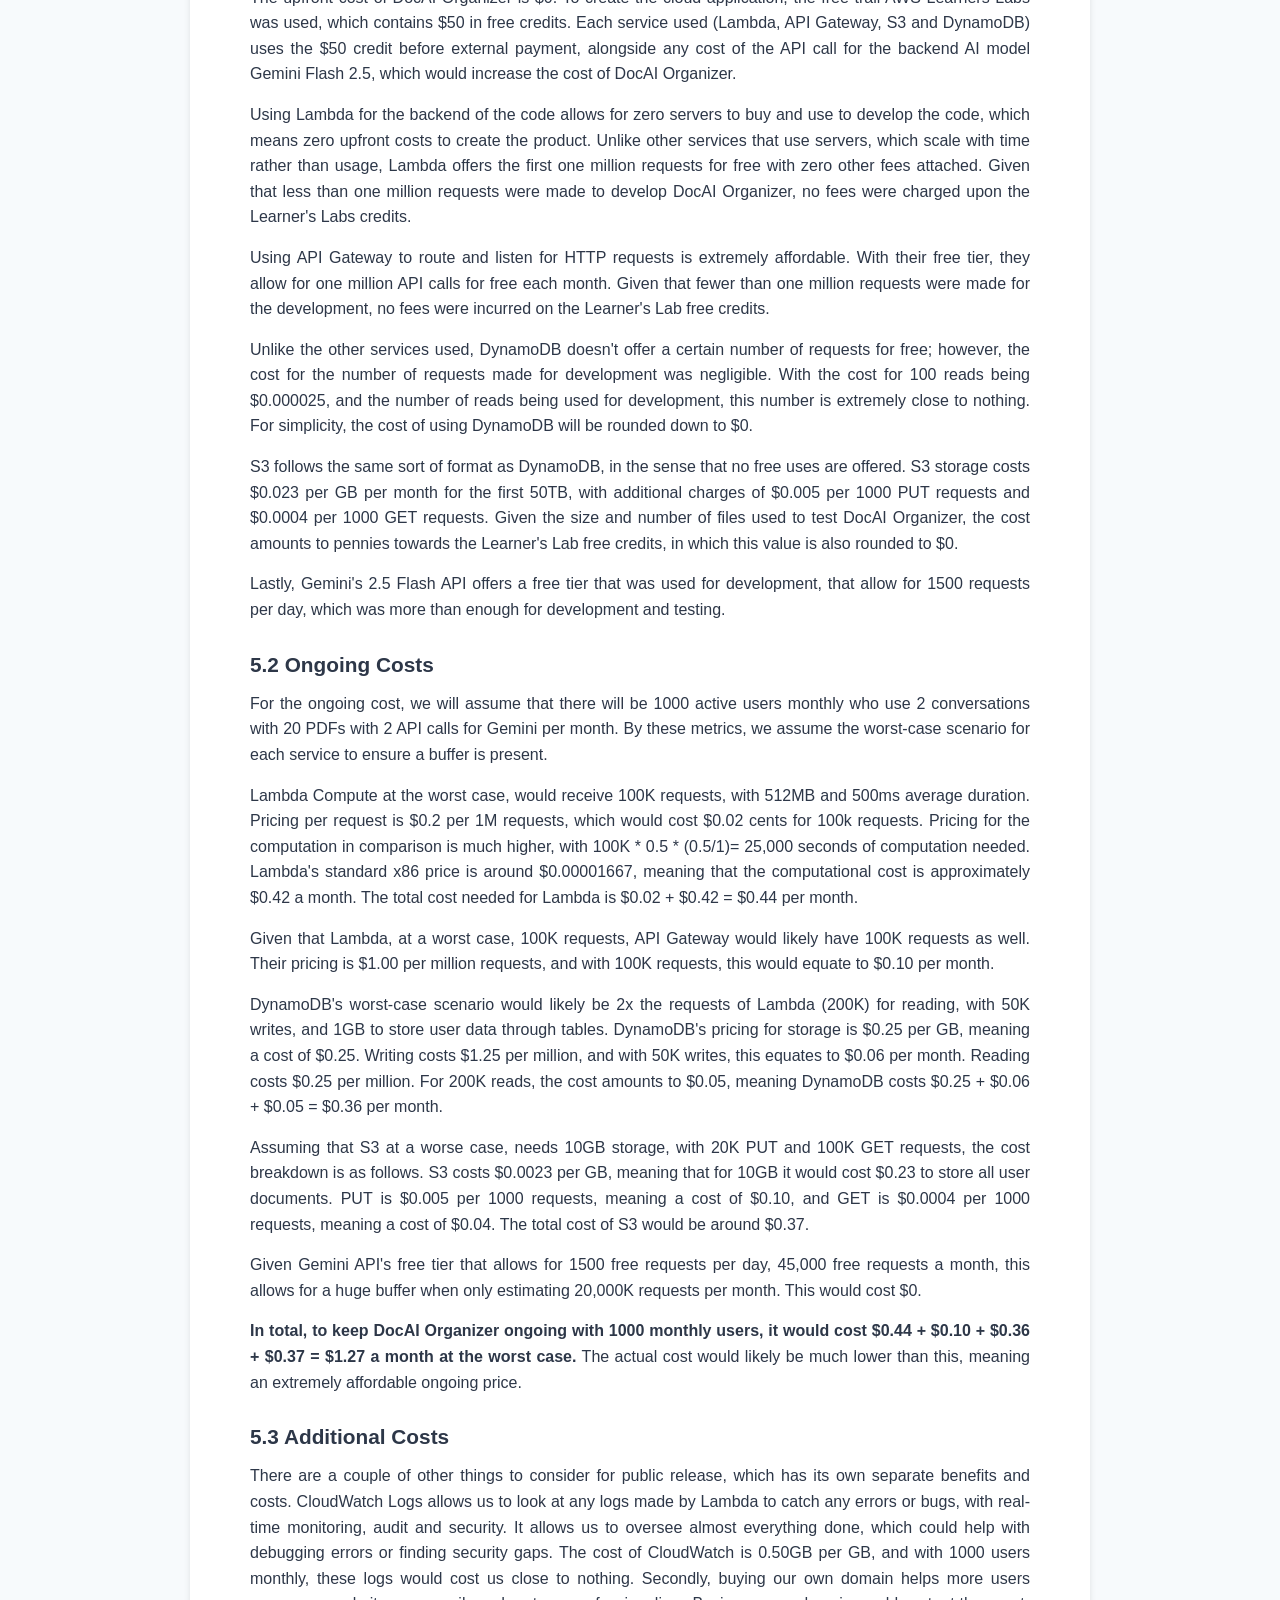
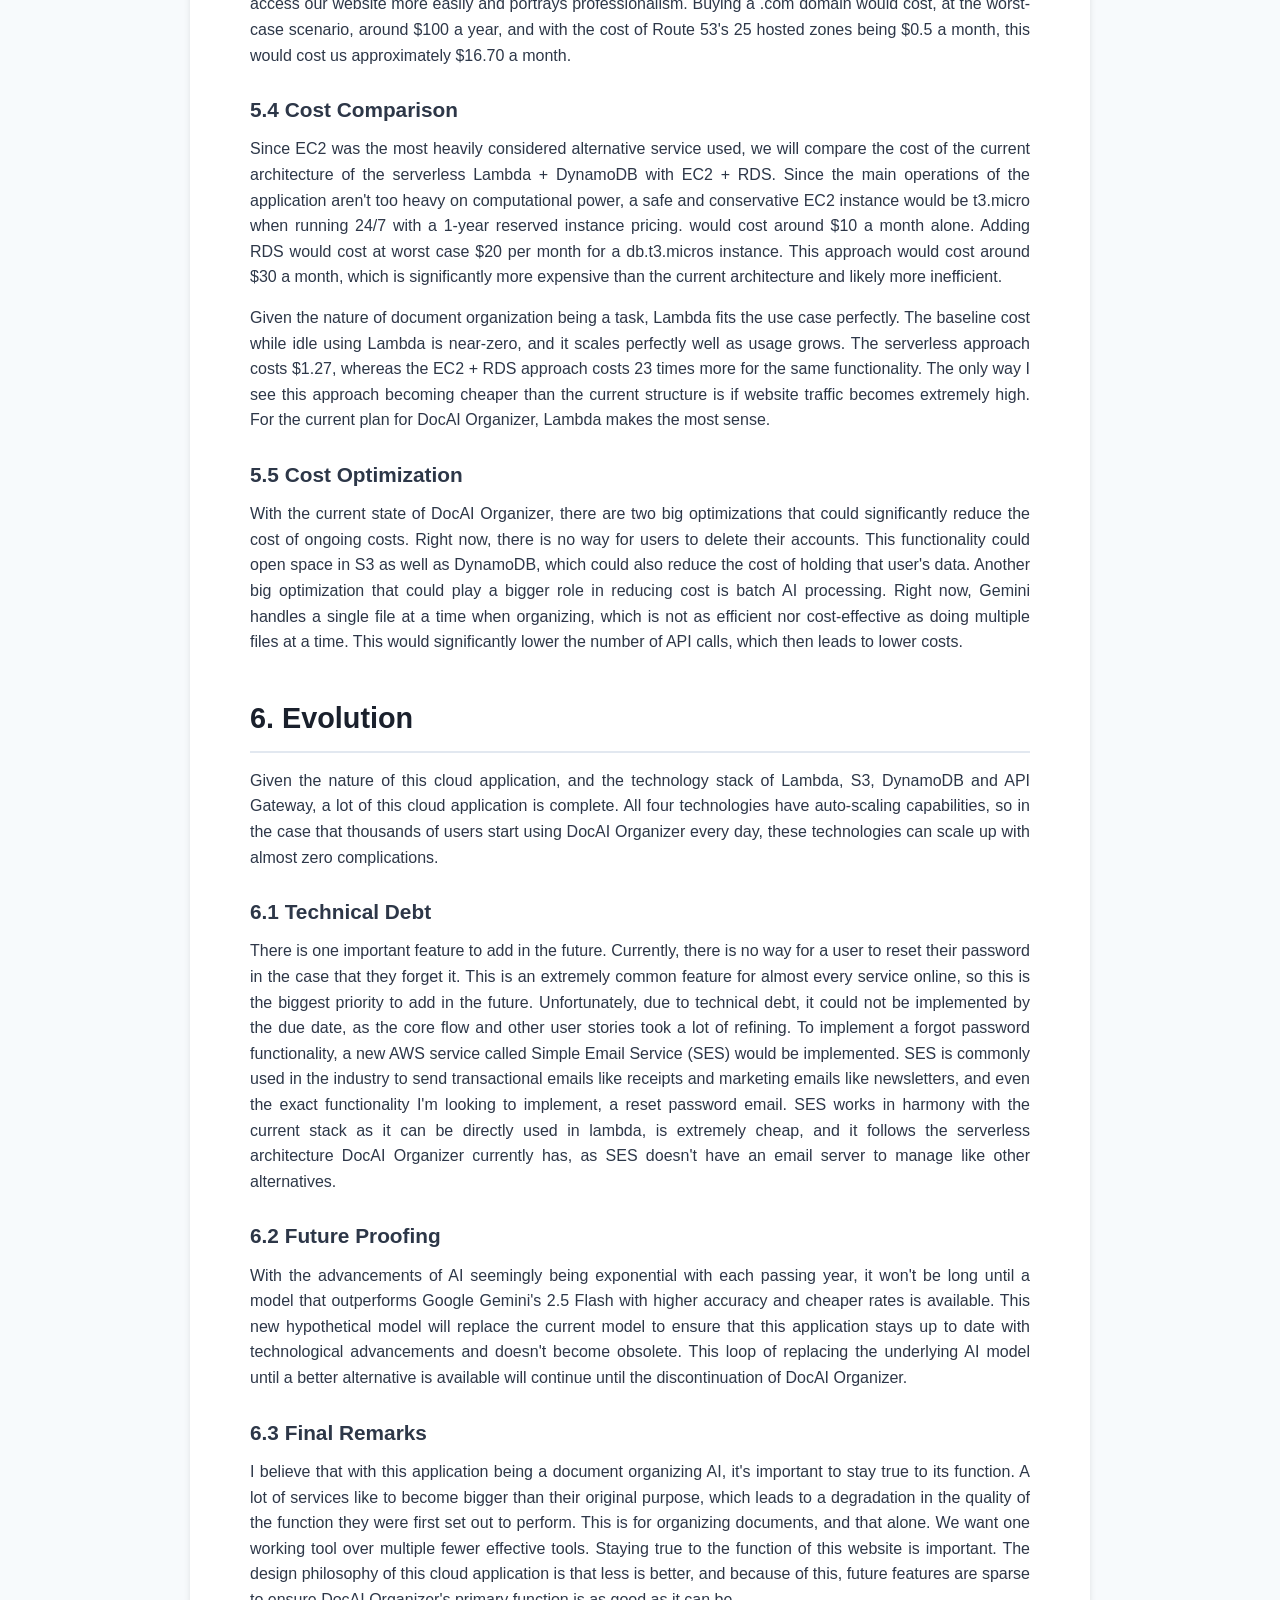
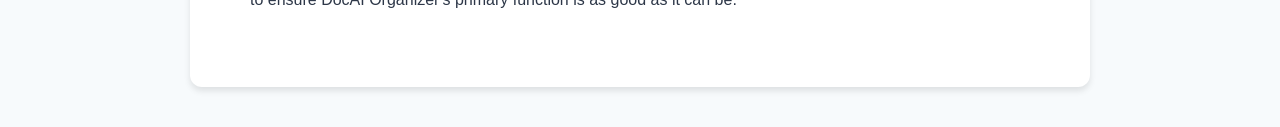
<file: DocAI/ProjectReport.html>
<!DOCTYPE html>
<html lang="en">
<head>
    <meta charset="UTF-8">
    <meta name="viewport" content="width=device-width, initial-scale=1.0">
    <title>DocAI Organizer - Project Report</title>
    <style>
        * {
            margin: 0;
            padding: 0;
            box-sizing: border-box;
        }

        body {
            font-family: -apple-system, BlinkMacSystemFont, "Segoe UI", Roboto, "Helvetica Neue", Arial, sans-serif;
            line-height: 1.6;
            color: #2d3748;
            background: #f7fafc;
            padding: 40px 20px;
        }

        .container {
            max-width: 900px;
            margin: 0 auto;
            background: white;
            padding: 60px;
            border-radius: 12px;
            box-shadow: 0 4px 6px rgba(0, 0, 0, 0.1);
        }

        .header {
            text-align: center;
            margin-bottom: 50px;
            padding-bottom: 30px;
            border-bottom: 3px solid #667eea;
        }

        .header h1 {
            font-size: 2.5rem;
            color: #1a202c;
            margin-bottom: 10px;
        }

        .header .subtitle {
            font-size: 1.2rem;
            color: #667eea;
            margin-bottom: 20px;
        }

        .header .meta {
            font-size: 0.95rem;
            color: #718096;
        }

        h2 {
            font-size: 1.8rem;
            color: #1a202c;
            margin-top: 40px;
            margin-bottom: 15px;
            padding-bottom: 10px;
            border-bottom: 2px solid #e2e8f0;
        }

        h3 {
            font-size: 1.3rem;
            color: #2d3748;
            margin-top: 25px;
            margin-bottom: 10px;
        }

        p {
            margin-bottom: 15px;
            text-align: justify;
        }

        ul {
            margin-left: 30px;
            margin-bottom: 15px;
        }

        li {
            margin-bottom: 8px;
        }

        .highlight {
            background: linear-gradient(135deg, #667eea 0%, #764ba2 100%);
            -webkit-background-clip: text;
            -webkit-text-fill-color: transparent;
            background-clip: text;
            font-weight: 600;
        }

        @media print {
            body {
                background: white;
                padding: 0;
            }
            .container {
                box-shadow: none;
                padding: 40px;
            }
        }
    </style>
</head>
<body>
    <div class="container">
        <div class="header">
            <h1>DocAI Organizer</h1>
            <div class="subtitle">Organizing documents with AI</div>
            <div class="meta">
                <strong>AWS Cloud Computing Project Report</strong><br>
                Author: Henri Cerio-Cain<br>
                Date: December 18th, 2025
            </div>
        </div>

        <h2>1. Project Introduction</h2>

        <h3>1.1 Overview</h3>
        <p>DocAI Organizer is a straightforward, yet effective cloud application designed to assist with a task almost everyone has done in their lives: document organization. This often tedious task was something I identified as ideal for automation using AI, by taking a task that normally requires hours of work and reducing it to seconds. Users create custom folder structures, upload their documents, AI automatically classifies and organizes files based on content analysis, and download the new, organized folder structure with all files present.</p>

        <h3>1.2 Features</h3>
        <p>At a high level, users automate document organization by creating the desired file structure, uploading their documents, and pressing "Organize." Google Gemini 2.5 Flash model then analyzes each document's content and automatically places it into the appropriate folder based on the structure provided. Once complete, users can preview files in the browser, make any needed adjustments, and download everything as a ZIP file that maintains their folder structure.</p>

        <p>To handle different needs, users can create as many folder structures as they want through something called "conversations". Each conversation acts like a separate space with its own folder tree, saving the progress of each conversation with the ability to also search for them through their name, which is also customizable. All of these are stored in the users' accounts, so with a simple login, users can access everything securely.</p>

        <h3>1.3 Target Users</h3>
        <p>DocAI Organizer is targeted for a large set of users. Students, office workers, or even just someone who wants to tidy up their computer can all benefit from using this product. Built on the web allows for all sorts of devices to be able to access DocAI Organizer ubiquitously.</p>

        <h3>1.4 Performance Requirements</h3>
        <p>With an application surrounding automating the organization of PDFs through AI, it's clear that this process must be faster than manual organization for it to be feasible for real-world use. Selecting Google Gemini's 2.5 Flash model allows for speedy yet accurate PDF organization, which in practise, allowed for sub-30-second completion of variable file counts. During this process of organizing documents, another sub-requirement is that the website remains responsive to ensure a professional user experience. While the application architecture is built on AWS Lambda, which is notorious for cold starts, the system is aimed to handle cold starts gracefully with automatic scaling for variable user counts, with a target response time under 3 seconds, with the AI organization being the longest operation.</p>

        <h2>2. AWS Service Stack</h2>
        <p>DocAI Organizer was built with four main AWS services: Lambda, S3, API Gateway and DynamoDB. This technology stack was meticulously chosen to leverage the application's philosophy with services that minimize cost, while maintaining a professional user experience.</p>

        <h3>2.1 Compute Service</h3>
        <p>AWS Lambda was used for the backend of the cloud application, executing code based on the HTTP requests made from the API Gateway. It handles all the endpoints of the app, from user registration to deleting a file, and it is the bridge that handles S3 and DynamoDB operations made by the user. Given the nature of the app being a simple automation task, Lambda made the most sense out of all other options, due to the parallels between their use cases.</p>

        <p>Despite it working almost perfectly, the nature of AWS Lambda means cold starts, which means slightly slow responses, for which EC2 was heavily considered. While EC2 would give DocAI Organizer a much faster response time, many downsides would come with choosing it over Lambda. EC2's cost structure is time-based, and not when used, compared to Lambda. EC2 also comes with server maintenance, security updates and scaling configuration, and with the nature of document organization being a sporadic activity, and not constant, EC2's benefits are negligible in comparison to the downsides.</p>

        <h3>2.2 Storage Service</h3>
        <p>Amazon Simple Storage Service (S3) was used to store users' PDFs and documents on the cloud. S3 was the smartest approach, I feel, to store documents. Elastic File System (EFS), when compared to S3, came with higher rates. DynamoDB binary storage has file size constraints, which conflict with the nature of the cloud app, as PDF's vary in size. On top of other alternatives not making sense, S3 also came with future-proof scalability. Not only does it allow for unlimited size scalability for users to upload as many documents as they want, S3 also allows for direct file upload via URLs and is extremely cost-effective for large files, which PDFs usually fall under. The storage cost is only $0.023 per GB per month, which means even storing thousands of PDFs costs almost nothing.</p>

        <h3>2.3 Network Delivery</h3>
        <p>API Gateway was used to route HTTP requests made to the AWS Lambda. It effectively listens for requests made and based on the request, routes these requests to the lambda function. I primarily went with API Gateway as I have used it in the past, so I was already familiar with configuring it. In union to experience, API Gateway also works in harmony with AWS Lambda. API Gateway handles request validation, ensuring that all required parameters are present before sending data over to Lambda. This prevents malformed requests immediately, which saves the cost of running Lambda.</p>

        <h3>2.4 Database Service</h3>
        <p>Amazon DynamoDB was used as the database management system. It's used for storing user credentials and history. It was the most attractive option out of all the DBMS Amazon offers, from its autoscaling and serverless pricing, which is perfect given the nature of this application. The architecture of the database consists of a user's table, which stores a user's email, hash and metadata, and a conversations table that stores all the folder structures. These two tables use composite and partition keys, which allow for efficient queries used in Lambda. DynamoDB's autoscaling enables variable usage without manual interception, and the on-demand pricing complements the nature of the unpredictability of usage upon release.</p>

        <p>A heavily considered alternative was Amazon RDS in union with EC2; however, it was ultimately deemed not fit based on the application's needs. I wanted to design DocAI Organizer as simply as possible, and with the main function of the app not needing complex database operations or managing backups, DynamoDB's key-value structure allowed for my intended function, as simple as possible.</p>

        <h2>3. Application Architecture</h2>

        <h3>3.2 Programming Languages</h3>
        <p>HTML, CSS and JavaScript were the programming languages used to create this cloud application. HTML, CSS and Bootstrap were used for the front-end UI for the website's pages, and JavaScript was used to create the front-end and backend functionality. I'm familiar with JavaScript and server-side scripting through class work and even in my personal projects, so wiring up promises in the front-end JavaScript file and creating the endpoints in the lambda file that manipulate DynamoDB and S3 came naturally. Notably, the Node.js lambda backend uses external libraries like brcypt for hashing passwords and to create JWT Tokens for user authentication; jsonwebtoken was used. To download files following the tree structure, the front end utilizes the JSZip library.</p>

        <p>The lambda function and the front-end all required code, but all the other portions of the application, like creating a DB was all done via AWS's console.</p>

        <h3>3.3 Component Flow</h3>
        <p>The four components, Lambda, Amazon Simple Storage Service, API Gateway and DynamoDB, all work in harmony to fully create the application and keep it running. Firstly, the API gateway listens for HTTP requests from the browser. Upon a request, the API gateway sends an event object to Lambda. Based on the endpoint, Lambda queries DynamoDB for endpoints that require updating a user's "conversation," and/or S3 for endpoints that work with the actual PDFs stored on the cloud, such as uploading or deleting a file.</p>

        <h3>3.3.1 Organization Logic</h3>
        <p>To organize files given a folder structure, the application follows the following process:</p>
        <ol>
            <li>User uploads a document through the dropbox, which calls a POST endpoint that passes the document's file name.</li>
            <li>The lambda returns a generated a pre-signed URL to the user's S3 folder to upload the file, which the frontend uses for a direct upload to S3.</li>
            <li>Upon the organize button being pressed, the browser calls a POST endpoint specifically for classification, passing the S3 key.</li>
            <li>The Lambda function validates the S3 key, then calls DynamoDB to parse the tree in JSON format, extracting all folder paths, and placing them into an array for later validation.</li>
            <li>Lambda then calls S3 to retrieve all the PDF's and translate them into a buffer, to which the Gemini API is called with a prompt that organizes each file into a folder in JSON format.</li>
            <li>Lambda parses Gemini's JSON response and validates each output through the earlier array to catch for hallucinations or poor outputs.</li>
            <li>Based on the validated response, Lambda calls CopyObject and DeleteObject in S3 to essentially move a file to its correct position.</li>
            <li>Lambda finalizes by returning the assigned path to the frontend, which refreshes the file structure to show the now updated locations of files.</li>
        </ol>

        <h3>3.3.2 Export Logic</h3>
        <p>To download a tree and export it as a zip file, DocAI Organizer logic starts through a GET endpoint that returns the metadata for all files. With this metadata, the browser then sends a POST request to get each pre-signed S3 URL for direct downloading. Each file is downloaded using FetchAPI, while collecting the bytes that are added to a JSZip instance with the folder structure extracted from the S3 key path. After all files are added, JSZip's generateAsync() function is called, which downloads the documents using a temporary download link.</p>

        <h3>3.4 Deployment</h3>
        <p>Since Lambda used external libraries, externally downloading the files and uploading the files through the AWS console with node_modules was required. The execution time was set for 30 seconds to account for the longer execution times made by the backend API call for Gemini, with memory configured to 512MB to provide enough power for PFD processing and API calls.</p>

        <p>Regarding storage, S3 has default encryption, and the bucket was set to private. CORS was configured to allow PUT requests from any origin (which would change to the domain upon release) for direct uploads.</p>

        <p>To deploy DocAI Orgnaizer outside of localhost, the website can be hosted through another S3 bucket that would be configured for web hosting.</p>

        <h2>4. Security</h2>
        <p>With an application that works with user documents, security was a major consideration throughout development. Given the scope of the application, security was focused on three main areas: protecting user credentials, ensuring authenticated users can only access their own data, and allowing access to stored documents.</p>

        <h3>4.1 Database Security</h3>
        <p>Through my server-side scripting course, I learned a lot about how servers work with databases that store sensitive data like passwords. Here, I learned about the system of storing hashes of passwords, comparing a user's input password, and using the hash algorithms to see if the input password matches. I implemented this same system with DocAI Organizer, using the bcrypt hashing algorithm.</p>

        <p>Upon user registration, the user's actual password is never actually stored, as we store their hashed password with a salt rounds value of 12. The number 12 was chosen to balance protection and feasibility. This value is big enough for security against attackers, but also low enough to which hashes are quick. On top of the strong minimum requirements of a valid password being one uppercase, one number and one special character, registration is secure, but also feasible.</p>

        <p>When the user logs into an account, Lambda retrieves the user record from DynamoDB using the email index, and calls bcrypts native method to compare the input password with the stored hash. If the credentials match, users are navigated accordingly, and if they fail, a vague toast regarding invalid credentials is displayed to provide enough information without overexposing information.</p>

        <h3>4.2 Login Security</h3>
        <p>Since it is built on top of AWS Lambda, a stateless resource, finding out how to implement log-in functionality while keeping it secure was an important task. To achieve this, JSON Web Tokens were used to simulate server-side sessions to keep track of who's logged in, while keeping security tight.</p>

        <p>When users log in, a JWT is created that keeps track of the user's id, a secret, and the expiry of the token. This secret is stored on the server side through environmental variables to validate potentially fraudulent tokens. Once this is returned to the user, the browser stores it in local storage, and with each subsequent request, this JWT is attached to keep users authenticated in their accounts.</p>

        <p>To decode a JWT on the server, we use the JWT verify function that takes a token and our secret, from which the secret and expiration are extracted. Depending on whether the secret matches and the expiration is still valid, the request either passes the check, or a redirection to the login with a 401 Unauthorized.</p>

        <p>This strategy is effective in that it checks for a valid JWT token with every single request, so not once is there a potential disconnect. It also protects a user's account from tampering, as even if an attacker were to decode their token and change the user id, the backend verification of the secret fails immediately. With a 7-day expiration of each JWT, users can gracefully use DocAI Organizer without needing constant authentication, all while potentially compromised tokens that are past die.</p>

        <h3>4.3 Storage Security</h3>
        <p>Now that users can be authenticated securely, another big security task was finding a secure way to store the documents and PDFs of users. Thankfully, S3 did a lot of the work natively, and it was just a case of wiring them up together.</p>

        <p>The S3 bucket was configured as private with block all access enabled, which allows for no-one being able to access the contents directly. With pre-signed URLs, temporary URLs that work for a couple of minutes for that user's specific folder in which their data is stored, this allowed for keeping the bucket private, however, leaving openings for users to still be able to interact with it for actions such as uploading or deleting files. These URLS are generated only after validating that the S3 key belongs to the authenticated user's conversation. By default, these URLs expire after 5 minutes, ensuring we follow the minimum privilege with the minimum time security philosophy.</p>

        <h3>4.4 Security Vulnerabilities</h3>
        <p>Despite the current security measures, there is still one big security issue that should be solved prior to public use. Currently, any user can use DocAI Organizer as many times as they want. An attacker could exploit this gap to spam the endpoint in which the API call to Gemini is made, which would ramp up costs significantly or even DDoS the application entirely. Rate limiting is an industry standard for AI applications such as DocAI Organizer that explicitly prevents this issue. Further research is required to implement such a technique with our current architecture.</p>

        <h2>5. Cost Metrics</h2>

        <h3>5.1 Upfront Cost</h3>
        <p>The upfront cost of DocAI Organizer is $0. To create the cloud application, the free trail AWS Learners Labs was used, which contains $50 in free credits. Each service used (Lambda, API Gateway, S3 and DynamoDB) uses the $50 credit before external payment, alongside any cost of the API call for the backend AI model Gemini Flash 2.5, which would increase the cost of DocAI Organizer.</p>

        <p>Using Lambda for the backend of the code allows for zero servers to buy and use to develop the code, which means zero upfront costs to create the product. Unlike other services that use servers, which scale with time rather than usage, Lambda offers the first one million requests for free with zero other fees attached. Given that less than one million requests were made to develop DocAI Organizer, no fees were charged upon the Learner's Labs credits.</p>

        <p>Using API Gateway to route and listen for HTTP requests is extremely affordable. With their free tier, they allow for one million API calls for free each month. Given that fewer than one million requests were made for the development, no fees were incurred on the Learner's Lab free credits.</p>

        <p>Unlike the other services used, DynamoDB doesn't offer a certain number of requests for free; however, the cost for the number of requests made for development was negligible. With the cost for 100 reads being $0.000025, and the number of reads being used for development, this number is extremely close to nothing. For simplicity, the cost of using DynamoDB will be rounded down to $0.</p>

        <p>S3 follows the same sort of format as DynamoDB, in the sense that no free uses are offered. S3 storage costs $0.023 per GB per month for the first 50TB, with additional charges of $0.005 per 1000 PUT requests and $0.0004 per 1000 GET requests. Given the size and number of files used to test DocAI Organizer, the cost amounts to pennies towards the Learner's Lab free credits, in which this value is also rounded to $0.</p>

        <p>Lastly, Gemini's 2.5 Flash API offers a free tier that was used for development, that allow for 1500 requests per day, which was more than enough for development and testing.</p>

        <h3>5.2 Ongoing Costs</h3>
        <p>For the ongoing cost, we will assume that there will be 1000 active users monthly who use 2 conversations with 20 PDFs with 2 API calls for Gemini per month. By these metrics, we assume the worst-case scenario for each service to ensure a buffer is present.</p>

        <p>Lambda Compute at the worst case, would receive 100K requests, with 512MB and 500ms average duration. Pricing per request is $0.2 per 1M requests, which would cost $0.02 cents for 100k requests. Pricing for the computation in comparison is much higher, with 100K * 0.5 * (0.5/1)= 25,000 seconds of computation needed. Lambda's standard x86 price is around $0.00001667, meaning that the computational cost is approximately $0.42 a month. The total cost needed for Lambda is $0.02 + $0.42 = $0.44 per month.</p>

        <p>Given that Lambda, at a worst case, 100K requests, API Gateway would likely have 100K requests as well. Their pricing is $1.00 per million requests, and with 100K requests, this would equate to $0.10 per month.</p>

        <p>DynamoDB's worst-case scenario would likely be 2x the requests of Lambda (200K) for reading, with 50K writes, and 1GB to store user data through tables. DynamoDB's pricing for storage is $0.25 per GB, meaning a cost of $0.25. Writing costs $1.25 per million, and with 50K writes, this equates to $0.06 per month. Reading costs $0.25 per million. For 200K reads, the cost amounts to $0.05, meaning DynamoDB costs $0.25 + $0.06 + $0.05 = $0.36 per month.</p>

        <p>Assuming that S3 at a worse case, needs 10GB storage, with 20K PUT and 100K GET requests, the cost breakdown is as follows. S3 costs $0.0023 per GB, meaning that for 10GB it would cost $0.23 to store all user documents. PUT is $0.005 per 1000 requests, meaning a cost of $0.10, and GET is $0.0004 per 1000 requests, meaning a cost of $0.04. The total cost of S3 would be around $0.37.</p>

        <p>Given Gemini API's free tier that allows for 1500 free requests per day, 45,000 free requests a month, this allows for a huge buffer when only estimating 20,000K requests per month. This would cost $0.</p>

        <p><strong>In total, to keep DocAI Organizer ongoing with 1000 monthly users, it would cost $0.44 + $0.10 + $0.36 + $0.37 = $1.27 a month at the worst case.</strong> The actual cost would likely be much lower than this, meaning an extremely affordable ongoing price.</p>

        <h3>5.3 Additional Costs</h3>
        <p>There are a couple of other things to consider for public release, which has its own separate benefits and costs. CloudWatch Logs allows us to look at any logs made by Lambda to catch any errors or bugs, with real-time monitoring, audit and security. It allows us to oversee almost everything done, which could help with debugging errors or finding security gaps. The cost of CloudWatch is 0.50GB per GB, and with 1000 users monthly, these logs would cost us close to nothing. Secondly, buying our own domain helps more users access our website more easily and portrays professionalism. Buying a .com domain would cost, at the worst-case scenario, around $100 a year, and with the cost of Route 53's 25 hosted zones being $0.5 a month, this would cost us approximately $16.70 a month.</p>

        <h3>5.4 Cost Comparison</h3>
        <p>Since EC2 was the most heavily considered alternative service used, we will compare the cost of the current architecture of the serverless Lambda + DynamoDB with EC2 + RDS. Since the main operations of the application aren't too heavy on computational power, a safe and conservative EC2 instance would be t3.micro when running 24/7 with a 1-year reserved instance pricing. would cost around $10 a month alone. Adding RDS would cost at worst case $20 per month for a db.t3.micros instance. This approach would cost around $30 a month, which is significantly more expensive than the current architecture and likely more inefficient.</p>

        <p>Given the nature of document organization being a task, Lambda fits the use case perfectly. The baseline cost while idle using Lambda is near-zero, and it scales perfectly well as usage grows. The serverless approach costs $1.27, whereas the EC2 + RDS approach costs 23 times more for the same functionality. The only way I see this approach becoming cheaper than the current structure is if website traffic becomes extremely high. For the current plan for DocAI Organizer, Lambda makes the most sense.</p>

        <h3>5.5 Cost Optimization</h3>
        <p>With the current state of DocAI Organizer, there are two big optimizations that could significantly reduce the cost of ongoing costs. Right now, there is no way for users to delete their accounts. This functionality could open space in S3 as well as DynamoDB, which could also reduce the cost of holding that user's data. Another big optimization that could play a bigger role in reducing cost is batch AI processing. Right now, Gemini handles a single file at a time when organizing, which is not as efficient nor cost-effective as doing multiple files at a time. This would significantly lower the number of API calls, which then leads to lower costs.</p>

        <h2>6. Evolution</h2>
        <p>Given the nature of this cloud application, and the technology stack of Lambda, S3, DynamoDB and API Gateway, a lot of this cloud application is complete. All four technologies have auto-scaling capabilities, so in the case that thousands of users start using DocAI Organizer every day, these technologies can scale up with almost zero complications.</p>

        <h3>6.1 Technical Debt</h3>
        <p>There is one important feature to add in the future. Currently, there is no way for a user to reset their password in the case that they forget it. This is an extremely common feature for almost every service online, so this is the biggest priority to add in the future. Unfortunately, due to technical debt, it could not be implemented by the due date, as the core flow and other user stories took a lot of refining. To implement a forgot password functionality, a new AWS service called Simple Email Service (SES) would be implemented. SES is commonly used in the industry to send transactional emails like receipts and marketing emails like newsletters, and even the exact functionality I'm looking to implement, a reset password email. SES works in harmony with the current stack as it can be directly used in lambda, is extremely cheap, and it follows the serverless architecture DocAI Organizer currently has, as SES doesn't have an email server to manage like other alternatives.</p>

        <h3>6.2 Future Proofing</h3>
        <p>With the advancements of AI seemingly being exponential with each passing year, it won't be long until a model that outperforms Google Gemini's 2.5 Flash with higher accuracy and cheaper rates is available. This new hypothetical model will replace the current model to ensure that this application stays up to date with technological advancements and doesn't become obsolete. This loop of replacing the underlying AI model until a better alternative is available will continue until the discontinuation of DocAI Organizer.</p>

        <h3>6.3 Final Remarks</h3>
        <p>I believe that with this application being a document organizing AI, it's important to stay true to its function. A lot of services like to become bigger than their original purpose, which leads to a degradation in the quality of the function they were first set out to perform. This is for organizing documents, and that alone. We want one working tool over multiple fewer effective tools. Staying true to the function of this website is important. The design philosophy of this cloud application is that less is better, and because of this, future features are sparse to ensure DocAI Organizer's primary function is as good as it can be.</p>
    </div>
</body>
</html>
</file>
<file: styles.css>
/* ======================================
   UNIVERSAL STYLES
====================================== */
* {
  margin: 0;
  padding: 0;
  box-sizing: border-box;
}

html {
  scroll-behavior: smooth;
  scroll-padding-top: 96px;
}

body {
  font-family: -apple-system, BlinkMacSystemFont, "Segoe UI", Roboto, "Helvetica Neue", Arial, sans-serif;
  background-color: #FFFFFF;
  color: #000000;
  line-height: 1.6;
}

body.expanded-mode {
  overflow: hidden;
}

/* ======================================
   ANIMATION CLASSES
====================================== */
.sway-element {
  transition: transform 0.1s ease-out;
}

@keyframes bounceBack {
  0% { transform: translateY(0); }
  35% { transform: translateY(-15px); }
  65% { transform: translateY(6px); }
  85% { transform: translateY(0); }
  100% { transform: translateY(0); }
}

.hidden {
  opacity: 0;
  transform: translateY(20px);
  transition: opacity 0.3s ease, transform 0.7s ease;
}

.show {
  opacity: 1;
  transform: translateY(0);
}

/* ======================================
   TYPING ANIMATION
====================================== */
#typingTarget,
#experienceTypingTarget,
#projectsTypingTarget,
#skillsTypingTarget,
#contactTypingTarget {
  display: inline-block;
  border-right: 4px solid #000000;
  height: 120px; /* Adjust this value based on your needs */
  white-space: nowrap;
  overflow: hidden;
}

@keyframes blink {
  0%, 50% { border-color: #000000; }
  50.01%, 100% { border-color: transparent; }
}

.blink {
  animation: blink 1.14s steps(1, start) infinite;
}

/* ======================================
   NAVBAR
====================================== */
.navbar {
  position: fixed;
  top: 0;
  left: 50%;
  transform: translateX(-50%);
  display: flex;
  flex-direction: row; 
  justify-content: center;
  align-items: center;
  gap: 20px;
  text-align: center;
  z-index: 10000;
  opacity: 1;
  visibility: visible;
  pointer-events: auto;
  transition: transform 0.25s, opacity 0.25s, visibility 0.25s;
  background: rgba(255, 255, 255, 0.7);
  backdrop-filter: blur(10px);
  border-radius: 10px;
  box-shadow: 0 4px 6px rgba(0, 0, 0, 0.1);
}

.navbar a {
  margin: 10px 20px;
  text-decoration: none;
  color: #A3A3A3;
  font-size: 15px;
  transition: font-size 0.3s ease, color 0.3s ease;
}

.navbar a:hover {
  color: #000000;
}

.navbar a.active-link {
  font-size: 20px;
  font-weight: bold;
  color: #000000;
}

body.expanded-mode .navbar {
  transform: translate(-50%, -100%);
  opacity: 0;
  visibility: hidden;
  pointer-events: none;
}

/* ======================================
   HOME SECTION
====================================== */
#home {
  width: 100vw;
  height: 100vh;
  display: flex;
  flex-direction: column;
  justify-content: center;
  align-items: center;
  gap: 16px;
  padding: 0 24px;
}

#home h1 {
  font-size: 90px;
  text-align: center;
  color: #000000;
}

.home-intro {
  max-width: 760px;
  font-size: 1.3rem;
  line-height: 1.8;
  text-align: center;
  color: #86868b;
  opacity: 0;
  transform: translateY(8px);
  transition: opacity 1.15s cubic-bezier(0.16, 1, 0.3, 1),
              transform 0.8s cubic-bezier(0.16, 1, 0.3, 1);
  transition-delay: 0.08s;
}

.home-intro.visible {
  opacity: 1;
  transform: translateY(0);
}

/* ======================================
   EXPERIENCE SECTION
====================================== */
#experience {
  padding: 44px 32px 76px;
}

.experience-shell {
  max-width: 1180px;
  margin: 0 auto;
  display: flex;
  flex-direction: column;
  gap: 24px;
  align-items: stretch;
}

.experience-heading {
  display: flex;
  flex-direction: column;
  gap: 10px;
  position: static;
  align-items: center;
  text-align: center;
}

.experience-heading h2 {
  font-size: 52px;
  color: #000000;
  align-self: center;
  width: fit-content;
  max-width: 100%;
  height: 74px;
}

.experience-copy {
  max-width: 760px;
  font-size: 0.96rem;
  line-height: 1.6;
  color: #6e6e73;
}

.experience-timeline {
  position: relative;
  display: grid;
  grid-template-columns: repeat(2, minmax(0, 1fr));
  gap: 16px;
  align-items: stretch;
  padding-left: 0;
}

.experience-timeline::before {
  display: none;
}

.experience-item {
  position: relative;
  display: flex;
}

.experience-item::before {
  display: none;
}

.experience-item.is-current::before {
  background: #009b68;
  border-color: #009b68;
  box-shadow: 0 0 0 7px rgba(0, 155, 104, 0.12);
}

.experience-card {
  position: relative;
  width: 100%;
  height: 100%;
  padding: 20px;
  border-radius: 18px;
  background: #FFFFFF;
  border: 1px solid rgba(15, 23, 42, 0.08);
  box-shadow: 0 12px 28px rgba(15, 23, 42, 0.055);
  overflow: hidden;
  transition: transform 0.3s ease, box-shadow 0.3s ease;
}

.experience-card:hover {
  transform: translateY(-2px);
  box-shadow: 0 16px 34px rgba(15, 23, 42, 0.075);
}

.experience-company {
  margin-bottom: 5px;
  font-size: 0.66rem;
  font-weight: 700;
  letter-spacing: 0.14em;
  text-transform: uppercase;
  color: #009b68;
}

.experience-card h3 {
  font-size: 1.42rem;
  line-height: 1.08;
  color: #000000;
}

.experience-card-company {
  display: grid;
  gap: 15px;
}

.experience-company-header {
  display: flex;
  justify-content: space-between;
  align-items: flex-start;
  gap: 12px 16px;
  flex-wrap: wrap;
}

.experience-company-main {
  display: flex;
  align-items: center;
  gap: 12px;
  min-width: 0;
}

.experience-logo-link {
  flex: 0 0 44px;
  width: 44px;
  height: 44px;
  display: grid;
  place-items: center;
  border-radius: 12px;
  border: 1px solid rgba(15, 23, 42, 0.08);
  background: #f6f7f9;
  box-shadow: 0 8px 18px rgba(15, 23, 42, 0.07);
  text-decoration: none;
}

.experience-logo {
  width: 30px;
  height: 30px;
  object-fit: contain;
  border-radius: 8px;
}

.experience-meta-stack {
  display: flex;
  flex-direction: column;
  align-items: flex-end;
  gap: 5px;
  text-align: right;
  min-width: 0;
}

.experience-company-meta {
  font-size: 0.82rem;
  line-height: 1.35;
  color: #009b68;
  font-weight: 600;
  white-space: normal;
}

.experience-site-link {
  color: #3f3f46;
  font-size: 0.8rem;
  font-weight: 700;
  text-decoration: none;
}

.experience-site-link:hover {
  color: #111827;
  text-decoration: underline;
}

.experience-points {
  list-style: none;
  display: grid;
  gap: 8px;
}

.experience-points li {
  position: relative;
  padding-left: 13px;
  font-size: 0.86rem;
  line-height: 1.52;
  color: #515154;
}

.experience-points li::before {
  content: "";
  position: absolute;
  left: 0;
  top: 9px;
  width: 4px;
  height: 4px;
  border-radius: 999px;
  background: rgba(0, 155, 104, 0.5);
}

.experience-role-list {
  display: grid;
  gap: 0;
}

.experience-role {
  padding: 0;
}

.experience-role + .experience-role {
  margin-top: 13px;
  padding-top: 13px;
  border-top: 1px solid rgba(15, 23, 42, 0.08);
}

.experience-role-top {
  display: flex;
  justify-content: space-between;
  align-items: flex-start;
  gap: 8px 12px;
  margin-bottom: 8px;
  flex-wrap: wrap;
}

.experience-role h4 {
  font-size: 0.98rem;
  line-height: 1.18;
  color: #000000;
}

.experience-role-date {
  color: #009b68;
  font-size: 0.78rem;
  font-weight: 600;
  white-space: normal;
}

.experience-card-domane {
  background:
    linear-gradient(180deg, rgba(255, 255, 255, 0.06) 0%, rgba(255, 255, 255, 0.015) 100%),
    #050506;
  border-color: rgba(255, 255, 255, 0.12);
  box-shadow: 0 18px 42px rgba(0, 0, 0, 0.22);
}

.experience-card-domane:hover {
  box-shadow: 0 22px 50px rgba(0, 0, 0, 0.28);
}

.experience-card-domane .experience-logo-link {
  background: #000000;
  border-color: rgba(255, 255, 255, 0.14);
  box-shadow: inset 0 0 0 1px rgba(255, 255, 255, 0.04), 0 10px 20px rgba(0, 0, 0, 0.32);
}

.experience-card-domane h3,
.experience-card-domane .experience-role h4 {
  color: #ffffff;
}

.experience-card-domane .experience-company,
.experience-card-domane .experience-company-meta,
.experience-card-domane .experience-role-date {
  color: #a1a1aa;
}

.experience-card-domane .experience-site-link {
  color: #e4e4e7;
}

.experience-card-domane .experience-site-link:hover {
  color: #ffffff;
}

.experience-card-domane .experience-points li {
  color: #d4d4d8;
}

.experience-card-domane .experience-points li::before {
  background: rgba(228, 228, 231, 0.62);
}

/* ======================================
   PROJECTS SECTION
====================================== */
#projects {
  display: flex;
  justify-content: center;
  align-items: flex-start;
  min-height: 100vh;
  padding: 50px;
  box-sizing: border-box;
}

.projects-container {
  display: flex;
  flex-direction: column;
  width: 100%;
  max-width: 1200px;
  gap: 30px;
  align-items: center;
}

.projects-title {
  display: flex;
  align-items: center;
  justify-content: center;
  width: 100%;
  text-align: center;
}

.projects-title h2 {
  font-size: 70px;
  text-align: center;
  color: #000000;
}

.projects-cards {
  display: flex;
  flex-direction: column;
  align-items: center;
  gap: 30px;
  width: 100%;
}

.projects-top-row,
.projects-middle-row,
.projects-bottom-row {
  width: 100%;
  display: flex;
  flex-direction: column;
  align-items: center;
  gap: 30px;
}

.projects-middle-cards {
  width: 100%;
  display: flex;
  flex-direction: column;
  align-items: center;
  gap: 30px;
}

/* ======================================
   MAX VIEW WIDTH LAYOUT (ABOVE 1100PX)
====================================== */
@media (min-width: 1101px) {
  .projects-container {
    max-width: 1280px;
    --project-scale: 0.9;
    --project-card-width: calc(600px * var(--project-scale));
    --project-hero-height: calc(380px * var(--project-scale));
    --project-hero-offset: calc(-60px * var(--project-scale));
  }

  .projects-top-row,
  .projects-middle-row,
  .projects-bottom-row {
    flex-direction: row;
    align-items: stretch;
    justify-content: center;
    gap: 20px;
  }

  .projects-top-row .card2 {
    flex: 0 1 760px;
    width: min(760px, 100%);
    max-width: 760px;
    font-size: calc(1rem * var(--project-scale));
  }

  .projects-bottom-row .card4,
  .projects-bottom-row .card5 {
    flex: 0 0 var(--project-card-width);
    width: var(--project-card-width);
    max-width: var(--project-card-width);
    font-size: calc(1rem * var(--project-scale));
  }

  .projects-top-row .henriAI-container,
  .projects-top-row .henriAI-top,
  .projects-top-row .henriAI-top video {
    width: 100%;
  }

  .projects-top-row .henriAI-container,
  .projects-top-row .henriAI-bottom,
  .projects-bottom-row .daltutor-container,
  .projects-bottom-row .docai-container {
    max-width: var(--project-card-width);
  }

  .projects-top-row .henriAI-container,
  .projects-top-row .henriAI-bottom {
    max-width: 760px;
  }

  .projects-top-row .henriAI-top {
    margin-bottom: var(--project-hero-offset);
  }

  .projects-bottom-row .daltutor-background-image,
  .projects-bottom-row .docai-background-image {
    height: var(--project-hero-height);
  }

  .projects-bottom-row .docai-container,
  .projects-bottom-row .docai-top {
    width: 100%;
  }

  .projects-middle-row {
    align-items: center;
  }

  .projects-middle-row .projects-title {
    flex: 0 0 320px;
    width: 320px;
  }

  .projects-middle-cards {
    flex-direction: row;
    justify-content: center;
    align-items: stretch;
    gap: 20px;
    flex: 1;
  }

  .projects-middle-cards .card {
    flex: 0 0 260px;
    width: 260px;
    max-width: 260px;
    height: 160px;
    display: flex;
    flex-direction: column;
    overflow: hidden;
  }

  .projects-middle-cards .card-header h2 {
    font-size: 20px;
    line-height: 1.2;
  }

  .projects-middle-cards .brief-description {
    display: -webkit-box;
    -webkit-line-clamp: 2;
    -webkit-box-orient: vertical;
    overflow: hidden;
  }
}

/* ======================================
   CARD2 HENRI.AI (BASIC STATES)
====================================== */
.card2 .henriAI-container {
  opacity: 1;
  transition: opacity 0.2s ease-in-out;
}

.hidden-state.card2 .henriAI-container {
  opacity: 0;
}

.card2:not(.hidden-state) .henriAI-container {
  opacity: 1;
}

/* ======================================
   HENRI.AI SECTION (CARD2 STYLING)
====================================== */
.card2 {
  width: 100%;
  max-width: 600px;
  background: #141414;
  border-radius: 20px;
  transition: transform 0.4s cubic-bezier(0.4, 0, 0.2, 1);
}

.henriAI-container {
  display: flex;
  flex-direction: column;
  align-items: center;
  max-width: 600px;
  margin: 0 auto; 
  border-radius: 20px;
}

.henriAI-top {
  position: relative;
  width: 100%;
  margin-bottom: -60px;
}

.henriAI-top video {
  width: 100%;
  height: auto;
  border-radius: 20px;
  display: block;
}

.glass-text {
  color: rgba(255, 255, 255, 9);
  text-shadow: 0 1px 8px rgba(255, 255, 255, 0.2);
  letter-spacing: 0.3px;
}

.text-overlay {
  position: absolute;
  top: 65%;
  left: 2%;
  color: #FFFFFF;
}

.text-overlay h1 {
  font-size: 1.5em;
}

#top-text {
  font-size: 1em;
}

#bottom-text {
  font-size: 0.75em;
}

.henriAI-bottom {
  background: rgba(0, 0, 0, 0.23);
  border-radius: 16px;
  box-shadow: 0 4px 30px rgba(0, 0, 0, 0.1);
  backdrop-filter: blur(12.8px);
  -webkit-backdrop-filter: blur(12.8px);
  color: white;
  padding: 15px;
  border-radius: 0 0 20px 20px;
  width: 100%;
  margin-top: -4px;
  max-width: 600px;
  display: flex;
  justify-content: space-between;
  align-items: center;
  position: relative;
  z-index: 1;
}

.brand-title {
  font-size: 1.5rem;
  letter-spacing: -0.02em;
  display: inline-flex;
  align-items: center;
}

.ai-highlight {
  background: linear-gradient(90deg, #1e90ff, #9b59b6, #e74c3c, #1e90ff);
  background-size: 300% 300%;
  -webkit-background-clip: text;
  -webkit-text-fill-color: transparent;
  animation: gradient-animation 40s ease infinite;
  font-weight: 700;
}

@keyframes gradient-animation {
  0% { background-position: 0% 50%; }
  50% { background-position: 100% 50%; }
  100% { background-position: 0% 50%; }
}

#visit-button {
  background-color: rgba(212, 212, 212, 0.5);
  color: white;
  font-weight: bold;
  padding: 6px 13px;
  margin-right: 20px;
  border-radius: 35px; 
  cursor: pointer;
  text-align: center;
  transition: background-color 0.3s ease; 
}

#visit-button:hover {
  background-color: rgb(191, 191, 191); 
}

.card2-hiddencontent {
  max-width: 1000px;
  padding: 40px;
  background: #141414;
  border-radius: 0 0 20px 20px;
  opacity: 0;
  transform: translateY(20px);
  transition: opacity 0.3s ease, transform 0.3s ease;
  display: none;
}

.card2-hiddencontent h4 {
  font-size: 18px;
  margin-top: 30px;
  color: white;
}

.card2-hiddencontent p {
  font-size: 16px;
  margin-bottom: 10px;
  padding-left: 20px;
  color: #D0D0D0;
  line-height: 2;
}

.card2-hiddencontent .repo_link {
  color: rgb(10, 132, 255);
  text-decoration: none;
}

/* ======================================
   CARDS (COMMON TO .card & .card2)
====================================== */
.card {
  background: #141414;
  border-radius: 20px;
  padding: 20px;
  box-shadow: 0 4px 6px rgba(0,0,0,0.1);
  cursor: pointer;
  transition: transform 0.3s ease, box-shadow 0.3s ease;
  position: relative;
  width: 100%;
  color: #FFFFFF;
}

.card:hover, .card2:hover, .card4:hover{
  transform: translateY(-10px);
  box-shadow: 0 10px 15px rgba(0,0,0,0.2);
}

.card-header,
.brief-description {
  opacity: 1;
  transition: opacity 0.2s ease-in-out;
}

.card.pressed .card-header,
.card.pressed .brief-description {
  opacity: 0;
}

.hidden-state .card-header,
.hidden-state .brief-description {
  opacity: 0;
}

.card-content {
  display: none;
}

.fullscreen-card .brief-description {
  display: none;
}

/* ======================================
   FULLSCREEN CARD
====================================== */
.fullscreen-card {
  max-width: none;
  position: fixed;
  top: 0;
  left: 0;
  width: 100vw;
  height: 100vh;
  z-index: 1000;
  background-color: #141414;
  overflow: auto;
  border-radius: 20px;
  box-shadow: none;
  cursor: auto;
  transition: all 0.4s cubic-bezier(0.4, 0, 0.2, 1);
  padding: 60px;
  transform: none !important;
}

.fullscreen-card .card-content {
  display: block;
  margin-top: 20px;
}

.fullscreen-card .card-content > div {
  margin-top: 40px;
}

.fullscreen-card .card-header h2,
.fullscreen-card .card-content {
  opacity: 0;
  transform: translateY(10px);
  transition: opacity 0.2s ease-in-out, transform 0.2s ease-in-out;
}

.fullscreen-card.content-ready .card-header h2 {
  font-size: 80px;
  margin-top: 30px;
  color: #FFFFFF;
}

.fullscreen-card.content-ready .card-content {
  display: block;
}

.fullscreen-card.content-visible .card-header h2,
.fullscreen-card.content-visible .card-content {
  opacity: 1;
  transform: translateY(0);
}

.fullscreen-card.closing .card-header h2,
.fullscreen-card.closing .card-content {
  opacity: 0;
  transform: translateY(10px);
  transition: opacity 0.2s ease-in-out, transform 0.2s ease-in-out;
}

.fullscreen-card.closing .card-content h4,
.fullscreen-card.closing .card-content p,
.fullscreen-card.closing .card-content div {
  opacity: 0;
  transform: translateY(10px);
  transition: opacity 0.2s ease-in-out, transform 0.2s ease-in-out;
}

/* ======================================
   CARD2 FULLSCREEN OVERRIDES
====================================== */
.card2.fullscreen-card {
  max-width: none;
  background-color: #141414;
}

.card2.fullscreen-card .henriAI-top {
  position: relative;
  width: 100vw;
  height: 70vh;
  margin-bottom: 0; 
  border-radius: 20px 20px 0 0;
  margin-top: -60px;
  overflow: hidden;
}

.card2.fullscreen-card .henriAI-top video {
  width: 100%;
  height: 100%;
  object-fit: cover;
  border-radius: 0;
  object-position: 50% 5%;
}


.card2.fullscreen-card .brand-title {
  padding-left: 20px;
}

.card2.fullscreen-card #visit-button {
  margin-right: 20px;
}

.card2.fullscreen-card .text-overlay {
  padding-top: 30px;
}

.card2.fullscreen-card .card2-hiddencontent {
  display: block;
  opacity: 1;
  transform: translateY(0);
  margin-top: 20px;
  padding-top: 10px;
  border-radius: 0;
  margin-left: auto;
  margin-right: auto;
  max-width: 1000px;
}

.card2.fullscreen-card .henriAI-container {
  width: 100%;
  max-width: 900px; 
  margin: 0 auto;
  position: relative;
  background: transparent;
}

.card2.pressed .henriAI-container,
.card2.pressed .henriAI-bottom,
.card2.pressed .card2-hiddencontent {
  opacity: 0;
  transition: opacity 0.2s ease-in-out;
}

.card2.fullscreen-card.content-visible .henriAI-container,
.card2.fullscreen-card.content-visible .henriAI-bottom,
.card2.fullscreen-card.content-visible .card2-hiddencontent {
  opacity: 1;
  transition: opacity 0.3s ease-in-out;
}

/* ======================================
   DALTUTOR CARD STYLING (CARD4 - MATCHES DOMYN STRUCTURE)
====================================== */
.card4 .daltutor-container {
  opacity: 1;
  transition: opacity 0.2s ease-in-out;
}

.hidden-state.card4 .daltutor-container {
  opacity: 0;
}

.card4:not(.hidden-state) .daltutor-container {
  opacity: 1;
}

.card4 {
  width: 100%;
  max-width: 600px;
  background: #fcfcfb;
  border-radius: 20px;
  transition: transform 0.4s cubic-bezier(0.4, 0, 0.2, 1);
  box-shadow: 0 4px 6px rgba(0,0,0,0.1);
}

.daltutor-container {
  display: flex;
  flex-direction: column;
  align-items: center;
  max-width: 600px;
  margin: 0 auto; 
  border-radius: 20px;
  position: relative;
}

.daltutor-top {
  position: relative;
  width: 100%;
}

.daltutor-background-image {
  width: 100%;
  height: 380px;
  border-radius: 20px;
  display: block;
  background-image: url('DalTutor/DalTutorIcon.png');
  background-size: contain;
  background-repeat: no-repeat;
  background-position: center;
  background-color: #fcfcfb;
}

.daltutor-glass-text {
  color: #000000;
  text-shadow: 0 2px 4px rgba(255, 255, 255, 0.9);
  letter-spacing: 0.3px;
  font-weight: 500;
}

.card4 .daltutor-text-overlay {
  position: absolute !important;
  top: auto !important;
  bottom: 76px !important;
  left: 12px;
  right: 20px;
  z-index: 3;
}

.daltutor-text-overlay h1 {
  font-size: 1em;
  margin: 3px 0;
  font-weight: 600;
  line-height: 1.1;
}

#daltutor-top-text {
  font-size: 0.75em;
  opacity: 0.8;
  margin: 0 0 3px 0;
  line-height: 1.1;
}

#daltutor-bottom-text {
  font-size: 0.65em;
  opacity: 0.7;
  margin: 3px 0 0 0;
  line-height: 1.1;
}

.daltutor-bottom {
  background: rgba(0, 0, 0, 0.85);
  border-radius: 16px;
  box-shadow: 0 4px 30px rgba(0, 0, 0, 0.15);
  backdrop-filter: blur(12.8px);
  -webkit-backdrop-filter: blur(12.8px);
  color: white;
  padding: 15px;
  border-radius: 0 0 20px 20px;
  width: 100%;
  max-width: 600px;
  display: flex;
  justify-content: space-between;
  align-items: center;
  position: relative;
  z-index: 2;
  border-top: 1px solid rgba(0, 0, 0, 0.1);
}

.daltutor-highlight {
  font-size: 1.5rem;
  letter-spacing: -0.02em;
  display: inline-flex;
  align-items: center;
  background: linear-gradient(135deg, #ffffff 0%, #e0e0e0 50%, #c0c0c0 100%);
  -webkit-background-clip: text;
  -webkit-text-fill-color: transparent;
  background-clip: text;
  font-weight: 700;
}

#daltutor-visit-button {
  background-color: rgba(212, 212, 212, 0.5);
  color: white;
  font-weight: bold;
  padding: 6px 13px;
  margin-right: 20px;
  border-radius: 35px; 
  cursor: pointer;
  text-align: center;
  transition: background-color 0.3s ease;
}

#daltutor-visit-button:hover {
  background-color: rgb(191, 191, 191);
}

.card4-hiddencontent {
  max-width: 600px;
  padding: 40px;
  background: #fcfcfb;
  border-radius: 0 0 20px 20px;
  opacity: 0;
  transform: translateY(20px);
  transition: opacity 0.3s ease, transform 0.3s ease;
  display: none;
}

.card4-hiddencontent h4 {
  font-size: 18px;
  margin-top: 30px;
  color: #000000;
}

.card4-hiddencontent p {
  font-size: 16px;
  margin-bottom: 10px;
  padding-left: 20px;
  color: #2d3748;
  line-height: 2;
}

.card4-hiddencontent .repo_link {
  color: rgb(10, 132, 255);
  text-decoration: none;
}

.card4.pressed .daltutor-container,
.card4.pressed .daltutor-bottom,
.card4.pressed .card4-hiddencontent {
  opacity: 0;
  transition: opacity 0.2s ease-in-out;
}

.card4.fullscreen-card.content-visible .daltutor-container,
.card4.fullscreen-card.content-visible .daltutor-bottom,
.card4.fullscreen-card.content-visible .card4-hiddencontent {
  opacity: 1;
  transition: opacity 0.3s ease-in-out;
}

/* Fullscreen overrides for Card4 (DalTutor) */
.card4.fullscreen-card {
  max-width: none;
  background-color: #fcfcfb;
}

.card4.fullscreen-card .daltutor-top {
  position: relative;
  width: 100vw;
  height: 70vh;
  border-radius: 20px 20px 0 0;
  margin-top: -60px;
  overflow: hidden;
  background-color: #fcfcfb; /* ensure header area matches expanded bg */
}

.card4.fullscreen-card .daltutor-background-image {
  width: 100%;
  height: 100%;
  background-size: contain;
  border-radius: 0;
  background-position: center;
  background-color: #fcfcfb; /* override default to match expanded bg */
}


.card4.fullscreen-card .brand-title {
  padding-left: 20px;
}

.card4.fullscreen-card #daltutor-visit-button {
  margin-right: 20px;
}

.card4.fullscreen-card .card4-hiddencontent {
  display: block;
  opacity: 1;
  transform: translateY(0);
  margin-top: 20px;
  padding: 40px 60px;
  border-radius: 0;
  margin-left: auto;
  margin-right: auto;
  max-width: none;
  width: 100%;
  background: #fcfcfb; /* match expanded card background */
}

/* DalTutor key features list styling (expanded content) */
.card4-hiddencontent ul.feature-list {
  list-style: none; /* remove bullets */
  padding-left: 20px; /* match paragraph indent */
  margin: 8px 0 0 0;
}
.card4-hiddencontent ul.feature-list li {
  margin: 8px 0;
  color: #2d3748;
  line-height: 1.8;
  padding-left: 20px; /* hanging indent space */
  text-indent: -20px; /* first line outdented, wraps align */
}

/* DalTutor technical highlights list styling (expanded content) */
.card4-hiddencontent ul.tech-list {
  list-style: none; /* remove bullets */
  padding-left: 20px; /* align with paragraphs */
  margin: 8px 0 0 0;
}
.card4-hiddencontent ul.tech-list li {
  margin: 8px 0;
  color: #2d3748;
  line-height: 1.75;
  padding-left: 20px; /* hanging indent */
  text-indent: -20px; /* first line outdented */
}

.card4.fullscreen-card .daltutor-container {
  width: 100%;
  max-width: none;
  margin: 0 auto;
  position: relative;
  background: transparent;
}

/* --- DalTutor app preview scroller (expanded view) --- */
.card4.fullscreen-card .daltutor-previews {
  display: flex;
  gap: 16px;
  overflow-x: auto;
  overflow-y: hidden;
  -webkit-overflow-scrolling: touch;
  scroll-snap-type: x proximity;
  padding: 8px 2px 12px;
  margin: 0 auto 20px auto;
  max-width: var(--expanded-read-width);
}

.card4.fullscreen-card .daltutor-previews img {
  flex: 0 0 auto;
  height: clamp(260px, 46vh, 560px);
  width: auto;
  border-radius: 18px;
  box-shadow: 0 8px 24px rgba(0, 0, 0, 0.12);
  background: #ffffff;
  scroll-snap-align: start;
}

/* Optional: subtle scrollbar styling */
.card4.fullscreen-card .daltutor-previews::-webkit-scrollbar { height: 8px; }
.card4.fullscreen-card .daltutor-previews::-webkit-scrollbar-thumb {
  background: rgba(0, 0, 0, 0.2);
  border-radius: 4px;
}

.card4.fullscreen-card .daltutor-text-overlay {
  display: none;
}

.card4.fullscreen-card .daltutor-text-overlay h1 {
  font-size: 1.3em;
}

.card4.fullscreen-card #daltutor-top-text {
  font-size: 0.9em;
}

.card4.fullscreen-card #daltutor-bottom-text {
  font-size: 0.8em;
}

/* DalTutor card specific styling for dark grey arrow on light background */
.card4.fullscreen-card::after {
  color: rgba(0, 0, 0, 0.7);
  text-shadow: 0 0 8px rgba(0, 0, 0, 0.3);
  animation: arrowFadeIn 1.2s ease-out 1s forwards, swipeUpHint 2.5s ease-in-out infinite 2.2s;
  opacity: 0;
}

.card4.fullscreen-card.closing::after {
  animation: arrowFadeOut 0.6s ease-in forwards !important;
}

.card4.fullscreen-card.ready-to-close::after {
  color: rgba(0, 0, 0, 0.9);
  animation: swipeUpReady 1s ease-in-out infinite;
}

/* ======================================
   DOCAI ORGANIZER CARD STYLING (CARD5 - FULL WIDTH)
====================================== */
.card5 .docai-container {
  opacity: 1;
  transition: opacity 0.2s ease-in-out;
}

.hidden-state.card5 .docai-container {
  opacity: 0;
}

.card5:not(.hidden-state) .docai-container {
  opacity: 1;
}

.card5 {
  width: 100%;
  max-width: 600px;
  background: #121212;
  border-radius: 20px;
  transition: transform 0.4s cubic-bezier(0.4, 0, 0.2, 1);
  box-shadow: 0 4px 6px rgba(0,0,0,0.1);
}

.docai-container {
  display: flex;
  flex-direction: column;
  align-items: center;
  max-width: 600px;
  margin: 0 auto;
  border-radius: 20px;
  position: relative;
}

.docai-top {
  position: relative;
  width: 100%;
}

.docai-background-image {
  width: 100%;
  height: 380px;
  border-radius: 20px;
  display: block;
  background-image: url('DocAI/DocAILogo.png');
  background-size: contain;
  background-repeat: no-repeat;
  background-position: center;
  background-color: #121212;
}

.docai-glass-text {
  color: #FFFFFF;
  text-shadow: 0 2px 8px rgba(0, 0, 0, 0.4);
  letter-spacing: 0.3px;
  font-weight: 500;
}

.card5 .docai-text-overlay {
  position: absolute !important;
  top: auto !important;
  bottom: 76px !important;
  left: 12px;
  right: 20px;
  z-index: 3;
}

.docai-text-overlay h1 {
  font-size: 1em;
  margin: 3px 0;
  font-weight: 600;
  line-height: 1.1;
}

#docai-top-text {
  font-size: 0.75em;
  opacity: 0.95;
  margin: 0 0 3px 0;
  line-height: 1.1;
}

#docai-bottom-text {
  font-size: 0.65em;
  opacity: 0.9;
  margin: 3px 0 0 0;
  line-height: 1.1;
}

.docai-bottom {
  background: rgba(0, 0, 0, 0.85);
  border-radius: 16px;
  box-shadow: 0 4px 30px rgba(0, 0, 0, 0.15);
  backdrop-filter: blur(12.8px);
  -webkit-backdrop-filter: blur(12.8px);
  color: white;
  padding: 15px;
  border-radius: 0 0 20px 20px;
  width: 100%;
  max-width: 600px;
  display: flex;
  justify-content: space-between;
  align-items: center;
  position: relative;
  z-index: 2;
  border-top: 1px solid rgba(0, 0, 0, 0.1);
}

.docai-bottom .brand-title {
  font-size: 1.5rem;
  letter-spacing: -0.02em;
  display: inline-flex;
  align-items: center;
  color: white;
  font-weight: 700;
}

#docai-visit-button {
  background-color: rgba(212, 212, 212, 0.5);
  color: white;
  font-weight: bold;
  padding: 6px 13px;
  margin-right: 20px;
  border-radius: 35px;
  cursor: pointer;
  text-align: center;
  transition: background-color 0.3s ease;
}

#docai-visit-button:hover {
  background-color: rgb(191, 191, 191);
}

.card5-hiddencontent {
  max-width: 600px;
  padding: 40px;
  background: #121212;
  border-radius: 0 0 20px 20px;
  opacity: 0;
  transform: translateY(20px);
  transition: opacity 0.3s ease, transform 0.3s ease;
  display: none;
}

.card5-hiddencontent h4 {
  font-size: 18px;
  margin-top: 30px;
  color: white;
}

.card5-hiddencontent p {
  font-size: 16px;
  margin-bottom: 10px;
  padding-left: 20px;
  color: #D0D0D0;
  line-height: 2;
}

.card5-hiddencontent .repo_link {
  color: rgb(10, 132, 255);
  text-decoration: none;
}

.card5.pressed .docai-container,
.card5.pressed .docai-bottom,
.card5.pressed .card5-hiddencontent {
  opacity: 0;
  transition: opacity 0.2s ease-in-out;
}

.card5.fullscreen-card.content-visible .docai-container,
.card5.fullscreen-card.content-visible .docai-bottom,
.card5.fullscreen-card.content-visible .card5-hiddencontent {
  opacity: 1;
  transition: opacity 0.3s ease-in-out;
}

/* Fullscreen overrides for Card5 (DocAI) */
.card5.fullscreen-card {
  max-width: none;
  background-color: #121212;
}

.card5.fullscreen-card .docai-top {
  position: relative;
  width: 100vw;
  height: 70vh;
  border-radius: 20px 20px 0 0;
  margin-top: -60px;
  overflow: hidden;
}

.card5.fullscreen-card .docai-background-image {
  width: 100%;
  height: 100%;
  background-size: contain;
  border-radius: 0;
  background-position: center;
  background-color: #121212;
}

.card5.fullscreen-card .brand-title {
  padding-left: 20px;
}

.card5.fullscreen-card #docai-visit-button {
  margin-right: 20px;
}

.card5.fullscreen-card .card5-hiddencontent {
  display: block;
  opacity: 1;
  transform: translateY(0);
  margin-top: 20px;
  padding: 40px 60px;
  border-radius: 0;
  margin-left: auto;
  margin-right: auto;
  max-width: none;
  width: 100%;
  background: #121212;
}

.card5.fullscreen-card .docai-container {
  width: 100%;
  max-width: none;
  margin: 0 auto;
  position: relative;
  background: transparent;
}

.card5.fullscreen-card .docai-text-overlay {
  display: none;
}

.card5.fullscreen-card .docai-text-overlay h1 {
  font-size: 1.3em;
}

.card5.fullscreen-card #docai-top-text {
  font-size: 0.9em;
}

.card5.fullscreen-card #docai-bottom-text {
  font-size: 0.8em;
}

/* DocAI card specific styling for arrow on gradient background */
.card5.fullscreen-card::after {
  color: rgba(255, 255, 255, 0.9);
  text-shadow: 0 0 8px rgba(0, 0, 0, 0.4);
  animation: arrowFadeIn 1.2s ease-out 1s forwards, swipeUpHint 2.5s ease-in-out infinite 2.2s;
  opacity: 0;
}

.card5.fullscreen-card.closing::after {
  animation: arrowFadeOut 0.6s ease-in forwards !important;
}

.card5.fullscreen-card.ready-to-close::after {
  color: rgba(255, 255, 255, 1);
  animation: swipeUpReady 1s ease-in-out infinite;
}

/* DocAI Report Section Styling */
.docai-report-section {
  background: #1a1a1a;
  padding: 25px;
  border-radius: 10px;
  margin-top: 30px;
  margin-bottom: 10px;
  border: 1px solid #2a2a2a;
}

.docai-report-section h4 {
  color: #ffffff;
  margin-top: 0;
  margin-bottom: 18px;
  font-size: 18px;
}

.report-card {
  display: flex;
  gap: 18px;
  align-items: flex-start;
  background: transparent;
  padding: 0;
  border-radius: 0;
}

.report-icon {
  font-size: 32px;
  flex-shrink: 0;
  opacity: 0.9;
}

.report-content {
  flex: 1;
}

.report-title {
  font-size: 16px;
  font-weight: 600;
  display: inline-block;
  margin-bottom: 8px;
  color: rgb(10, 132, 255) !important;
  text-decoration: none;
  transition: opacity 0.2s ease;
}

.report-title:hover {
  opacity: 0.8;
}

.report-description {
  margin: 0;
  padding: 0;
  color: #a0a0a0 !important;
  font-size: 14px;
  line-height: 1.5;
}

/* ======================================
   CARD CONTENT (FOR NORMAL CARD1)
====================================== */
.fullscreen-card .card-content h4 {
  font-size: 22px;
  margin: 30px 0 10px 0;
  color: white;
}

.fullscreen-card .card-content p {
  font-size: 18px;
  margin-bottom: 10px;
  padding-left: 10px;
  color: #D0D0D0;
  line-height: 1.6;
}

.fullscreen-card .card-header {
  opacity: 0;
  transition: opacity 0.2s ease-in-out;
}

.fullscreen-card.content-ready .card-header {
  opacity: 1;
}

.repo_link {
  color: rgb(10, 132, 255);
  text-decoration: none;
}

/* ======================================
   CLOSE INDICATOR (SCROLL UP TO CLOSE)
====================================== */
.fullscreen-card::after {
  content: '↑';
  position: fixed;
  left: 20px;
  top: 50%;
  transform: translateY(-50%);
  color: rgba(255, 255, 255, 0.9);
  font-size: 18px;
  font-weight: bold;
  z-index: 10001;
  animation: arrowFadeIn 1.2s ease-out 1s forwards, swipeUpHint 2.5s ease-in-out infinite 2.2s;
  pointer-events: none;
  text-shadow: 0 0 8px rgba(255, 255, 255, 0.5);
  opacity: 0;
}

.fullscreen-card.ready-to-close::after {
  color: rgba(255, 255, 255, 1);
  animation: swipeUpReady 1s ease-in-out infinite;
}

.fullscreen-card.closing::after {
  animation: arrowFadeOut 0.6s ease-in forwards !important;
}

@keyframes swipeUpHint {
  0%, 100% { transform: translateY(-50%); opacity: 0.6; }
  50% { transform: translateY(-58px); opacity: 1; }
}

@keyframes swipeUpReady {
  0%, 100% { transform: translateY(-50%) scale(1); opacity: 0.9; }
  50% { transform: translateY(-62px) scale(1.1); opacity: 1; }
}

@keyframes arrowFadeIn {
  0% { 
    opacity: 0; 
    transform: translateY(-58px) scale(0.8); 
  }
  100% { 
    opacity: 0.6; 
    transform: translateY(-50%) scale(1); 
  }
}

@keyframes arrowFadeOut {
  0% { 
    opacity: 0.6; 
    transform: translateY(-50%) scale(1); 
  }
  100% { 
    opacity: 0; 
    transform: translateY(-58px) scale(0.8); 
  }
}


/* ======================================
   DETAILED OVERVIEW (NORMAL CARD CONTENT)
====================================== */
.detailed-overview {
  margin-bottom: 20px;
}

.detailed-overview h4 {
  font-size: 18px;
  margin-bottom: 10px;
  color: #A3A3A3;
}

.detailed-overview p {
  font-size: 16px;
  color: #FFFFFF;
  line-height: 1.5;
}

/* ======================================
   SKILLS SECTION
====================================== */
#skills {
  padding: 40px 50px 120px;
}

.skills-shell {
  max-width: 1220px;
  margin: 0 auto;
  display: grid;
  grid-template-columns: minmax(280px, 360px) minmax(0, 1fr);
  gap: 72px;
  align-items: start;
}

.skills-title {
  display: flex;
  flex-direction: column;
  gap: 18px;
  position: sticky;
  top: 110px;
}

.skills-title h2 {
  font-size: 70px;
  color: #000000;
  align-self: flex-start;
  width: fit-content;
  max-width: 100%;
}

.skills-copy {
  max-width: 320px;
  font-size: 1.05rem;
  line-height: 1.85;
  color: #6e6e73;
}

.skills-content {
  display: grid;
  grid-template-columns: repeat(2, minmax(0, 1fr));
  gap: 24px;
  align-items: start;
}

.skill-section {
  padding: 28px;
  border-radius: 26px;
  background: linear-gradient(180deg, rgba(255, 255, 255, 0.98) 0%, rgba(245, 245, 247, 0.96) 100%);
  border: 1px solid rgba(15, 23, 42, 0.08);
  box-shadow: 0 18px 48px rgba(15, 23, 42, 0.08);
  transition: transform 0.3s ease, box-shadow 0.3s ease;
}

.skill-section:hover {
  transform: translateY(-4px);
  box-shadow: 0 24px 56px rgba(15, 23, 42, 0.12);
}

.skill-section h2 {
  margin-bottom: 18px;
  font-size: 1.2rem;
  line-height: 1.25;
  color: #1d1d1f;
}

.skillsContainer {
  display: flex;
  flex-wrap: wrap;
  gap: 10px;
}

.skillsContainer div {
  display: inline-flex;
  align-items: center;
  padding: 10px 14px;
  border-radius: 999px;
  border: 1px solid rgba(15, 23, 42, 0.08);
  background: rgba(255, 255, 255, 0.92);
  color: #1d1d1f;
}

.skillsContainer h3 {
  font-size: 0.9rem;
  font-weight: 500;
  line-height: 1.35;
}

/* ======================================
   CONTACT SECTION
====================================== */
#contact {
  padding: 40px 50px 140px;
}

.contact-title {
  display: flex;
  flex-direction: column;
  gap: 18px;
  position: sticky;
  top: 110px;
}

.contact-shell {
  max-width: 1220px;
  margin: 0 auto;
  display: grid;
  grid-template-columns: minmax(280px, 360px) minmax(0, 1fr);
  gap: 72px;
  align-items: start;
}

.contact-title h2 {
  font-size: 65px;
  color: #000000;
  align-self: flex-start;
  width: fit-content;
  max-width: 100%;
}

.contact-copy {
  max-width: 320px;
  font-size: 1.05rem;
  line-height: 1.85;
  color: #6e6e73;
}

.contact-content {
  display: grid;
  gap: 24px;
}

.contact-primary {
  padding: 34px;
  border-radius: 28px;
  background: linear-gradient(180deg, rgba(255, 255, 255, 0.98) 0%, rgba(245, 245, 247, 0.96) 100%);
  border: 1px solid rgba(15, 23, 42, 0.08);
  box-shadow: 0 18px 48px rgba(15, 23, 42, 0.08);
}

.contact-label {
  margin-bottom: 12px;
  font-size: 0.74rem;
  font-weight: 700;
  letter-spacing: 0.16em;
  text-transform: uppercase;
  color: #86868b;
}

.contact-email-link {
  display: inline-block;
  margin-bottom: 16px;
  font-size: clamp(1.9rem, 4vw, 3rem);
  line-height: 1.08;
  letter-spacing: -0.04em;
  color: #1d1d1f;
  text-decoration: none;
  word-break: break-word;
}

.contact-note {
  max-width: 58ch;
  margin-bottom: 22px;
  font-size: 1rem;
  line-height: 1.8;
  color: #515154;
}

.contact-actions {
  display: flex;
  flex-wrap: wrap;
  gap: 12px;
}

.contact-actions a {
  display: inline-flex;
  align-items: center;
  justify-content: center;
  padding: 12px 16px;
  border-radius: 999px;
  border: 1px solid rgba(15, 23, 42, 0.08);
  background: rgba(255, 255, 255, 0.92);
  color: #1d1d1f;
  text-decoration: none;
  font-size: 0.92rem;
  font-weight: 600;
  transition: transform 0.25s ease, background-color 0.25s ease, border-color 0.25s ease;
}

.contact-actions a:hover {
  transform: translateY(-2px);
  background: #FFFFFF;
  border-color: rgba(15, 23, 42, 0.14);
}

.contact-links {
  display: grid;
  grid-template-columns: repeat(3, minmax(0, 1fr));
  gap: 18px;
}

.contact-link-card {
  min-height: 168px;
  padding: 24px;
  border-radius: 24px;
  background: linear-gradient(180deg, rgba(255, 255, 255, 0.98) 0%, rgba(245, 245, 247, 0.96) 100%);
  border: 1px solid rgba(15, 23, 42, 0.08);
  box-shadow: 0 18px 48px rgba(15, 23, 42, 0.08);
  color: #1d1d1f;
  text-decoration: none;
  display: flex;
  flex-direction: column;
  gap: 10px;
  transition: transform 0.3s ease, box-shadow 0.3s ease;
}

.contact-link-card:hover {
  transform: translateY(-4px);
  box-shadow: 0 24px 56px rgba(15, 23, 42, 0.12);
}

.contact-link-label {
  font-size: 0.74rem;
  font-weight: 700;
  letter-spacing: 0.16em;
  text-transform: uppercase;
  color: #86868b;
}

.contact-link-card strong {
  font-size: 1.1rem;
  line-height: 1.35;
  color: #1d1d1f;
  word-break: break-word;
}

.contact-link-meta {
  margin-top: auto;
  font-size: 0.94rem;
  line-height: 1.6;
  color: #6e6e73;
}

/* ======================================
   RESPONSIVE
====================================== */
@media (max-width: 1100px) {
  .navbar {
    gap: 10px;
    padding: 0 12px;
  }

  .navbar a {
    font-size: 14px;
    margin: 10px 10px;
  }

  .navbar a.active-link {
    font-size: 18px;
  }
  
  .fullscreen-card .card-header h2 {
    font-size: 50px !important;
    line-height: 1.2;
    margin: 15px 0;
  }

  .projects-container,
  .skills-shell,
  .experience-shell,
  .contact-shell {
    flex-direction: column;
    align-items: center;
  }

  .projects-title h2,
  .skills-title h2,
  .experience-heading h2,
  .contact-title h2 {
    font-size: 60px;
  }

  .experience-heading h2 {
    font-size: 48px;
    height: 66px;
  }

  #experience {
    padding: 42px 28px 72px;
  }

  .experience-shell {
    gap: 22px;
    max-width: 960px;
    width: 100%;
    align-items: stretch;
  }

  .experience-heading {
    gap: 10px;
    width: 100%;
  }

  .experience-copy {
    max-width: 720px;
  }

  .experience-timeline {
    width: 100%;
    grid-template-columns: 1fr;
  }

  .experience-company-header {
    align-items: flex-start;
  }

  .experience-meta-stack {
    align-items: flex-start;
    text-align: left;
  }

  .experience-role-top {
    align-items: flex-start;
  }

  .experience-company-meta {
    white-space: normal;
  }

  #skills {
    padding: 50px 50px 100px;
  }

  .skills-shell {
    display: flex;
    gap: 34px;
    max-width: 900px;
    width: 100%;
    align-items: stretch;
  }

  .skills-title {
    position: static;
    gap: 14px;
    width: 100%;
  }

  .skills-copy {
    max-width: 680px;
  }

  .skills-content {
    width: 100%;
    grid-template-columns: repeat(2, minmax(0, 1fr));
  }

  #contact {
    padding: 50px 50px 120px;
  }

  .contact-shell {
    display: flex;
    gap: 34px;
    max-width: 900px;
    width: 100%;
    align-items: stretch;
  }

  .contact-title {
    position: static;
    gap: 14px;
    width: 100%;
  }

  .contact-copy {
    max-width: 680px;
  }

  .contact-content {
    width: 100%;
  }

  .contact-links {
    grid-template-columns: repeat(2, minmax(0, 1fr));
  }

  .projects-middle-row {
    display: contents;
  }

  .projects-title {
    order: 1;
  }

  .projects-top-row {
    order: 2;
  }

  .projects-middle-cards {
    order: 3;
  }

  .projects-bottom-row {
    order: 4;
  }

  .projects-middle-cards {
    flex-direction: column;
    max-width: 100%;
    gap: 20px;
    align-items: center;
  }

  .binaryTranslator-card,
  .documentRouting-card,
  .card2,
  .card4,
  .card5 {
    width: 100%;
    max-width: 600px;
  }

}

@media (max-width: 900px) {
  .fullscreen-card {
    padding: 32px 24px 28px;
    border-radius: 0;
  }

  .fullscreen-card.has-footer {
    padding-bottom: calc(var(--project-footer-h) + 28px + env(safe-area-inset-bottom));
  }

  .fullscreen-card .card-header,
  .fullscreen-card .card-content {
    width: 100%;
  }

  .fullscreen-card .card-content {
    margin-top: 14px;
  }

  .fullscreen-card .card-content > div {
    margin-top: 32px;
  }

  .fullscreen-card .card-header h2 {
    font-size: clamp(2rem, 7vw, 3rem) !important;
    line-height: 1.1;
    margin: 12px 0 0;
  }

  .fullscreen-card .card-content h4,
  .card2-hiddencontent h4,
  .card4-hiddencontent h4,
  .card5-hiddencontent h4 {
    font-size: 1.05rem;
    margin-top: 26px;
  }

  .fullscreen-card .card-content p,
  .card2-hiddencontent p,
  .card4-hiddencontent p,
  .card5-hiddencontent p {
    padding-left: 0;
    font-size: 0.98rem;
    line-height: 1.78;
  }

  .card4-hiddencontent ul.feature-list,
  .card4-hiddencontent ul.tech-list {
    padding-left: 0;
  }

  .card4-hiddencontent ul.feature-list li,
  .card4-hiddencontent ul.tech-list li {
    padding-left: 0;
    text-indent: 0;
    font-size: 0.98rem;
    line-height: 1.75;
  }

  .card2.fullscreen-card .henriAI-top,
  .card4.fullscreen-card .daltutor-top,
  .card5.fullscreen-card .docai-top {
    width: calc(100% + 48px);
    height: clamp(260px, 46svh, 420px);
    margin-top: -32px;
    margin-left: -24px;
    margin-right: -24px;
    border-radius: 0 0 24px 24px;
  }

  .card2.fullscreen-card .card2-hiddencontent,
  .card4.fullscreen-card .card4-hiddencontent,
  .card5.fullscreen-card .card5-hiddencontent {
    width: calc(100% + 48px);
    max-width: none;
    margin: 14px -24px 0;
    padding: 28px 24px 0;
  }

  .card4.fullscreen-card .daltutor-previews {
    max-width: none;
    gap: 12px;
    padding: 6px 0 10px;
  }

  .card4.fullscreen-card .daltutor-previews img {
    height: clamp(220px, 40vh, 420px);
  }

  .docai-report-section {
    padding: 20px 18px;
  }

  .report-card {
    gap: 14px;
  }

  .fullscreen-footer {
    left: 0;
    right: 0;
    margin: 0;
    padding: 8px 10px calc(8px + env(safe-area-inset-bottom));
    border-radius: 16px 16px 0 0;
  }

  .fullscreen-footer .henriAI-bottom,
  .fullscreen-footer .daltutor-bottom,
  .fullscreen-footer .docai-bottom {
    padding: 10px 14px;
    gap: 12px;
    border-radius: 14px;
  }

  .fullscreen-footer .brand-title,
  .fullscreen-footer .docai-bottom .brand-title,
  .fullscreen-footer .daltutor-highlight {
    font-size: 1.2rem;
  }

  .fullscreen-footer .brand-title {
    min-width: 0;
    flex: 1;
    padding-right: 12px;
  }

  .fullscreen-footer #visit-button,
  .fullscreen-footer #daltutor-visit-button,
  .fullscreen-footer #docai-visit-button {
    flex-shrink: 0;
    margin-right: 0;
    font-size: 0.85rem;
    padding: 6px 11px;
  }
}

@media only screen and (max-width: 700px) {
  .projects-top-row,
  .projects-middle-row,
  .projects-bottom-row {
    display: flex;
    flex-direction: column;
    align-items: center;
    gap: 30px;
    width: 100%;
  }

  .projects-top-row .card2,
  .projects-bottom-row .card4,
  .projects-bottom-row .card5,
  .projects-middle-cards .card {
    width: 97.5%;
    max-width: none;
  }

  #projectsTypingTarget,
  #experienceTypingTarget,
  #skillsTypingTarget,
  #contactTypingTarget{
    height: 80px;
  }

  .navbar {
    width: 100%;
    gap: 2px;
    padding: 0 8px;
  }

  .navbar a {
    margin: 10px 6px;
    font-size: 13px;
  }

  .navbar a.active-link {
    font-size: 15px;
  }

  .fullscreen-card {
    padding: 20px 18px 18px;
  }

  .fullscreen-card.has-footer {
    padding-bottom: calc(var(--project-footer-h) + 22px + env(safe-area-inset-bottom));
  }

  .fullscreen-card .card-header h2 {
    font-size: clamp(1.7rem, 9vw, 2.4rem) !important;
    line-height: 1.08;
    margin-top: 8px;
  }

  .fullscreen-card .card-content {
    margin-top: 10px;
  }

  .fullscreen-card .card-content > div {
    margin-top: 28px;
  }

  .fullscreen-card .card-content h4,
  .card2-hiddencontent h4,
  .card4-hiddencontent h4,
  .card5-hiddencontent h4 {
    font-size: 1rem;
    margin-top: 24px;
  }

  .fullscreen-card .card-content p,
  .card2-hiddencontent p,
  .card4-hiddencontent p,
  .card5-hiddencontent p {
    font-size: 0.95rem;
    line-height: 1.72;
  }

  .card2.fullscreen-card .henriAI-top,
  .card4.fullscreen-card .daltutor-top,
  .card5.fullscreen-card .docai-top {
    width: calc(100% + 36px);
    height: clamp(210px, 36svh, 300px);
    margin-top: -20px;
    margin-left: -18px;
    margin-right: -18px;
    border-radius: 0 0 20px 20px;
  }

  .card2.fullscreen-card .card2-hiddencontent,
  .card4.fullscreen-card .card4-hiddencontent,
  .card5.fullscreen-card .card5-hiddencontent {
    width: calc(100% + 36px);
    margin: 10px -18px 0;
    padding: 22px 18px 0;
  }

  .card4.fullscreen-card .daltutor-previews {
    gap: 10px;
    padding-bottom: 6px;
  }

  .card4.fullscreen-card .daltutor-previews img {
    height: clamp(180px, 34vh, 280px);
    border-radius: 14px;
  }

  .docai-report-section {
    padding: 16px;
  }

  .report-card {
    flex-direction: column;
    gap: 10px;
  }

  .report-icon {
    font-size: 24px;
  }

  .fullscreen-footer {
    padding: 6px 8px calc(8px + env(safe-area-inset-bottom));
  }

  .fullscreen-footer .henriAI-bottom,
  .fullscreen-footer .daltutor-bottom,
  .fullscreen-footer .docai-bottom {
    padding: 10px 12px;
    gap: 10px;
    border-radius: 14px;
  }

  .fullscreen-footer .brand-title,
  .fullscreen-footer .docai-bottom .brand-title,
  .fullscreen-footer .daltutor-highlight {
    font-size: 1.05rem;
    line-height: 1.1;
  }

  .card4-hiddencontent ul.feature-list li,
  .card4-hiddencontent ul.tech-list li {
    font-size: 0.95rem;
  }

  .fullscreen-footer #visit-button,
  .fullscreen-footer #daltutor-visit-button,
  .fullscreen-footer #docai-visit-button {
    font-size: 0.78rem;
    padding: 5px 10px;
  }

  #home h1 {
    font-size: 60px;
  }

  .home-intro {
    max-width: 92vw;
    font-size: 1rem;
    line-height: 1.7;
  }

  .projects-title h2 {
    font-size: 45px;
  }

  #experience {
    padding: 30px 16px 62px;
  }

  .experience-shell {
    gap: 18px;
    width: 100%;
  }

  .experience-heading h2 {
    font-size: 40px;
    height: 58px;
  }

  .experience-copy {
    max-width: none;
    font-size: 0.9rem;
    line-height: 1.55;
  }

  .experience-timeline {
    gap: 14px;
    padding-left: 0;
  }

  .experience-timeline::before {
    display: none;
  }

  .experience-item::before {
    display: none;
  }

  .experience-item.is-current::before {
    display: none;
  }

  .experience-card {
    padding: 18px 16px;
    border-radius: 16px;
  }

  .experience-card-company {
    gap: 13px;
  }

  .experience-company-main {
    gap: 10px;
  }

  .experience-logo-link {
    flex-basis: 38px;
    width: 38px;
    height: 38px;
    border-radius: 10px;
  }

  .experience-logo {
    width: 27px;
    height: 27px;
  }

  .experience-card h3 {
    font-size: 1.24rem;
  }

  .experience-role {
    padding: 0;
  }

  .experience-role h4 {
    font-size: 0.94rem;
  }

  .experience-company-meta {
    font-size: 0.76rem;
  }

  .experience-role-date {
    font-size: 0.74rem;
  }

  .experience-points li {
    font-size: 0.82rem;
    line-height: 1.48;
  }

  #skills {
    padding: 32px 18px 80px;
  }

  .skills-shell {
    gap: 24px;
    width: 100%;
  }

  .skills-title h2 {
    font-size: 45px;
  }

  .skills-copy {
    max-width: none;
    font-size: 0.98rem;
    line-height: 1.75;
  }

  .skills-content {
    grid-template-columns: 1fr;
    gap: 18px;
  }

  .skill-section {
    padding: 22px 20px 20px;
    border-radius: 22px;
  }

  .skill-section h2 {
    margin-bottom: 16px;
    font-size: 1.08rem;
  }

  .skillsContainer {
    gap: 8px;
  }

  .skillsContainer div {
    padding: 8px 10px;
  }

  .skillsContainer h3 {
    font-size: 0.82rem;
  }

  #contact {
    padding: 32px 18px 110px;
  }

  .contact-shell {
    gap: 24px;
    width: 100%;
  }

  .contact-title h2 {
    font-size: 45px;
  }

  .contact-copy {
    max-width: none;
    font-size: 0.98rem;
    line-height: 1.75;
  }

  .contact-primary {
    padding: 24px 20px 20px;
    border-radius: 22px;
  }

  .contact-email-link {
    font-size: 1.75rem;
  }

  .contact-note {
    font-size: 0.95rem;
  }

  .contact-actions {
    flex-direction: column;
  }

  .contact-actions a {
    width: 100%;
  }

  .contact-links {
    grid-template-columns: 1fr;
    gap: 16px;
  }

  .contact-link-card {
    min-height: auto;
    padding: 20px;
    border-radius: 22px;
  }

  .contact-link-card strong {
    font-size: 1rem;
  }

  .contact-link-meta {
    font-size: 0.9rem;
  }

  .card2 {
    width: 100%;
    max-width: none;
  }

  .text-overlay {
    opacity: 0;
    visibility: hidden;
  }
  
  #top-text {
    font-size: clamp(0.3rem, 2vw, 1em);
  }

  .text-overlay h1 {
    font-size: clamp(0.3rem, 4vw, 1.5em);
  }
  
  #bottom-text {
    font-size: clamp(0.3rem, 1.5vw, 0.75em);
  }

  /* Card4 (DalTutor) mobile styling */
  .card4 {
    width: 100%;
    max-width: none;
  }

  .daltutor-background-image {
    height: 320px;
  }

  .card4 .daltutor-text-overlay {
    opacity: 0;
    visibility: hidden;
  }

  .daltutor-text-overlay h1 {
    font-size: clamp(0.7rem, 3vw, 1em);
  }

  #daltutor-top-text {
    font-size: clamp(0.5rem, 1.8vw, 0.75em);
  }

  #daltutor-bottom-text {
    font-size: clamp(0.4rem, 1.4vw, 0.65em);
  }

  .daltutor-highlight {
    font-size: clamp(1rem, 4vw, 1.5rem);
  }

  #daltutor-visit-button {
    font-size: clamp(0.7rem, 2.5vw, 0.9em);
    padding: 6px 12px;
  }

  .projects-middle-cards {
    flex-direction: column;
    align-items: center;
    justify-content: center;
  }

  .projects-middle-cards .card {
    width: 97.5%;      
    max-width: none;
    align-items: center;
    justify-content: center;
  }

  #skills {
    margin-top: 0px;
  }

  .skills-title h2 {
    font-size: 45px;
  }

  .contact-title h2 {
    font-size: 45px;
  }

  #contact span {
    font-size: 25px;
    font-weight: 400;
  }

  #contact p a {
    font-size: 25px;
    font-weight: 400;
  }

}

/* --- Standard narrow read width for expanded cards (match HenriAI) --- */
:root { --expanded-read-width: 1000px; }

.card4.fullscreen-card .card4-hiddencontent {
  max-width: var(--expanded-read-width);
  width: 100%;
  margin-left: auto;
  margin-right: auto;
  /* keep your existing padding; this just ensures it's centered and narrower */
}

/* --- App-store style fixed footer for expanded cards --- */
:root { --project-footer-h: 64px; } /* reduced default height */

/* Larger footer on bigger screens for better aesthetics */
@media (min-width: 768px) {
  :root { --project-footer-h: 76px; }
}

@media (min-width: 1200px) {
  :root { --project-footer-h: 68px; }
}

/* Give scrollable content room above the fixed footer */
.fullscreen-card.has-footer {
  padding-bottom: calc(var(--project-footer-h) + 24px + env(safe-area-inset-bottom));
}

/* Viewport-fixed dock that holds each card's bottom bar when expanded */
.fullscreen-footer {
  position: fixed;
  left: 0;
  right: 0;
  bottom: 0;
  z-index: 1001; /* above the clone (1000) */
  padding: 6px 12px calc(6px + env(safe-area-inset-bottom));
  /* Apple/OpenAI rounded corner aesthetic */
  border-radius: 20px 20px 0 0;
  margin: 0 8px 0 8px; /* slight margin from screen edges */
  left: 8px;
  right: 8px;
}

/* When docked, make the bar edge-to-edge and override old rules */
.fullscreen-footer .henriAI-bottom,
.fullscreen-footer .daltutor-bottom,
.fullscreen-footer .docai-bottom {
  width: 100%;
  max-width: none;
  margin: 0;
  border-radius: 16px; /* inner rounded corners */
  position: static !important;   /* beats previous absolute/sticky */
  display: flex !important;      /* beats any display:none */
  min-height: var(--project-footer-h);
  /* Enhanced padding for bigger screens */
  padding: 10px 16px;
}

/* Tighter footer on very large screens */
@media (min-width: 1200px) {
  .fullscreen-footer {
    padding: 6px 12px calc(6px + env(safe-area-inset-bottom));
  }
  .fullscreen-footer .henriAI-bottom,
  .fullscreen-footer .daltutor-bottom,
  .fullscreen-footer .docai-bottom {
    padding: 8px 16px;
  }
}
</file>
